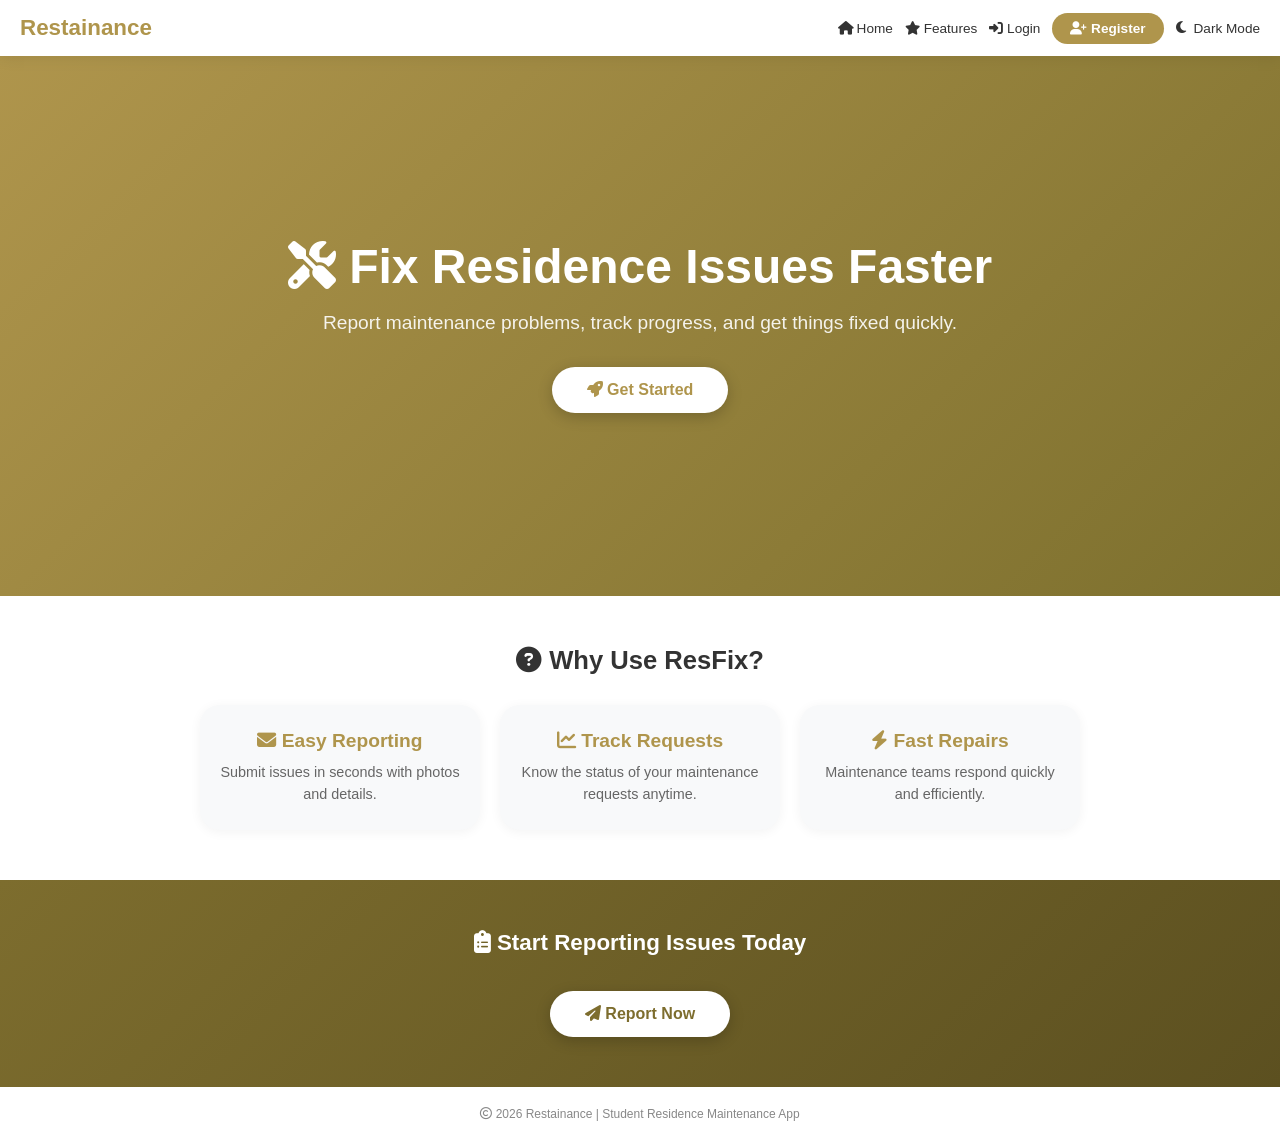
<file: index.html>
<!DOCTYPE html>
<html lang="en">
<head>
    <meta charset="UTF-8">
    <meta name="viewport" content="width=device-width, initial-scale=1.0">
    <title>Restainance</title>
    <link rel="stylesheet" href="style.css">
    <link rel="stylesheet" href="https://cdnjs.cloudflare.com/ajax/libs/font-awesome/6.5.1/css/all.min.css">
</head>
<body>

<!-- NAVBAR -->
<header>
    <nav class="navbar">
        <h1 class="logo">Restainance</h1>
        <ul class="nav-links">
            <li><a href="index.html"><i class="fas fa-home"></i> Home</a></li>
            <li><a href="#"><i class="fas fa-star"></i> Features</a></li>
            <li><a href="login.html"><i class="fas fa-sign-in-alt"></i> Login</a></li>
            <li><a href="registration.html" class="btn"><i class="fas fa-user-plus"></i> Register</a></li>
        </ul>
    </nav>
</header>

<!-- HERO -->
<section class="hero">
    <div class="hero-text">
        <h1><i class="fas fa-tools"></i> Fix Residence Issues Faster</h1>
        <p>Report maintenance problems, track progress, and get things fixed quickly.</p>
        <a href="registration.html" class="cta"><i class="fas fa-rocket"></i> Get Started</a>
    </div>
</section>

<!-- FEATURES -->
<section class="features">
    <h2><i class="fas fa-question-circle"></i> Why Use ResFix?</h2>

    <div class="feature-container">
        <div class="feature">
            <h3><i class="fas fa-envelope"></i> Easy Reporting</h3>
            <p>Submit issues in seconds with photos and details.</p>
        </div>

        <div class="feature">
            <h3><i class="fas fa-chart-line"></i> Track Requests</h3>
            <p>Know the status of your maintenance requests anytime.</p>
        </div>

        <div class="feature">
            <h3><i class="fas fa-bolt"></i> Fast Repairs</h3>
            <p>Maintenance teams respond quickly and efficiently.</p>
        </div>
    </div>
</section>

<!-- CTA -->
<section class="cta-section">
    <h2><i class="fas fa-clipboard-list"></i> Start Reporting Issues Today</h2>
    <a href="registration.html" class="cta"><i class="fas fa-paper-plane"></i> Report Now</a>
</section>

<!-- FOOTER -->
<footer>
    <p><i class="far fa-copyright"></i> 2026 Restainance | Student Residence Maintenance App</p>
</footer>

<!-- ADD THIS ONE LINE - your main.js file -->
<script src="main.js"></script>

</body>
</html>
</file>
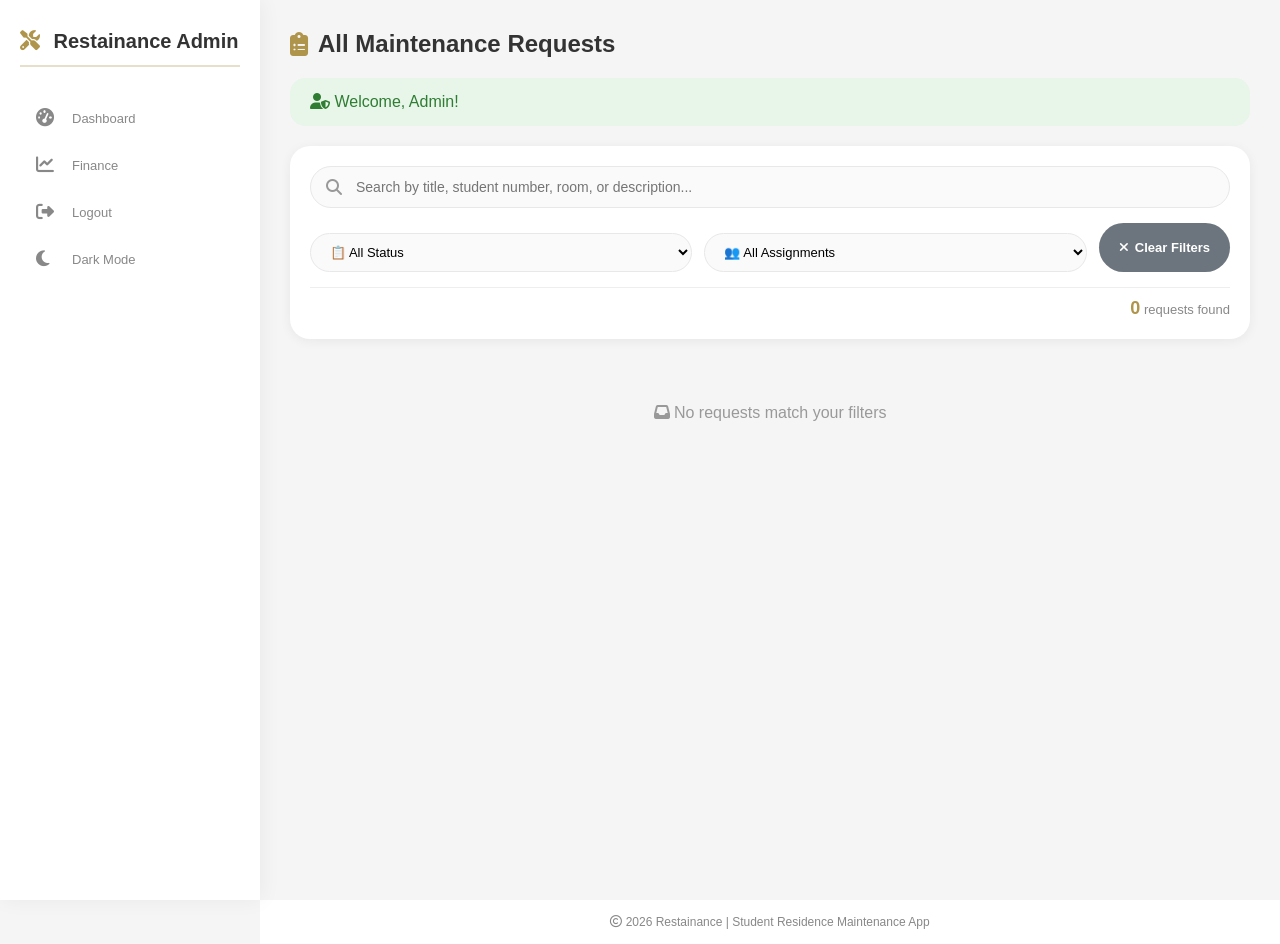
<file: admin-dashboard.html>
<!DOCTYPE html>
<html lang="en">
<head>
    <meta charset="UTF-8">
    <title>Admin Dashboard</title>
    <link rel="stylesheet" href="admin.css">
    <link rel="stylesheet" href="https://cdnjs.cloudflare.com/ajax/libs/font-awesome/6.5.1/css/all.min.css">
</head>
<body>

<div class="container">

    <!-- SIDEBAR -->
    <aside class="sidebar">
        <h2><i class="fas fa-tools"></i> Restainance Admin</h2>

        <ul>
            <li><a href="admin-dashboard.html"><i class="fas fa-tachometer-alt"></i> Dashboard</a></li>
            <li><a href="finance.html"><i class="fas fa-chart-line"></i> Finance</a></li>
            <li><a href="login.html"><i class="fas fa-sign-out-alt"></i> Logout</a></li>
            <li><a href="#" id="darkModeSidebarBtn"><i class="fas fa-moon"></i> Dark Mode</a></li>
        </ul>
    </aside>

    <!-- MAIN -->
    <main class="main">

        <h1><i class="fas fa-clipboard-list"></i> All Maintenance Requests</h1>

        <!-- SEARCH AND FILTER SECTION -->
        <div class="filter-section">
            <div class="search-box">
                <i class="fas fa-search"></i>
                <input type="text" id="searchInput" placeholder="Search by title, student number, room, or description...">
            </div>
            
            <div class="filter-box">
                <select id="statusFilter">
                    <option value="all">📋 All Status</option>
                    <option value="pending">⏳ Pending</option>
                    <option value="inprogress">🔄 In Progress</option>
                    <option value="completed">✅ Completed</option>
                </select>
                
                <select id="assignedFilter">
                    <option value="all">👥 All Assignments</option>
                    <option value="assigned">✓ Assigned</option>
                    <option value="unassigned">✗ Unassigned</option>
                </select>
                
                <button id="clearFilters" class="clear-btn"><i class="fas fa-times"></i> Clear Filters</button>
            </div>
            
            <div class="stats-badge">
                <span id="requestCount">0</span> requests found
            </div>
        </div>

        <div id="requestsContainer"></div>

    </main>

</div>

<!-- FOOTER -->
<footer>
    <p><i class="far fa-copyright"></i> 2026 Restainance | Student Residence Maintenance App</p>
</footer>

<script src="admin.js"></script>

</body>
</html>
</file>
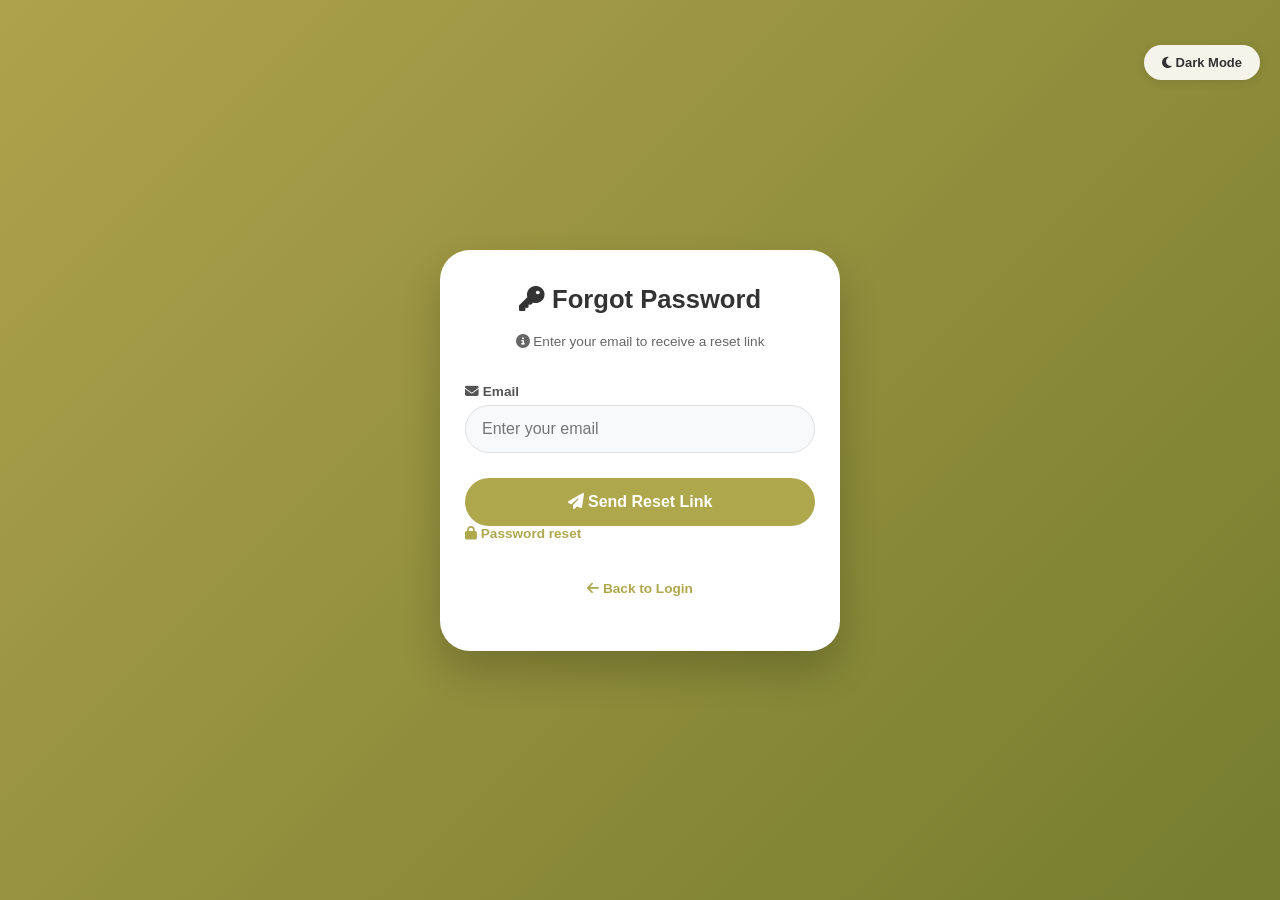
<file: forgetpasword.html>
<!DOCTYPE html>
<html lang="en">
<head>
    <meta charset="UTF-8">
    <meta name="viewport" content="width=device-width, initial-scale=1.0">
    <title>Forgot Password - Restainance</title>
    <link rel="stylesheet" href="forgot-password.css">
    <link rel="stylesheet" href="https://cdnjs.cloudflare.com/ajax/libs/font-awesome/6.5.1/css/all.min.css">
</head>
<body>

<div class="container">

    <div class="form-box">
        <h2><i class="fas fa-key"></i> Forgot Password</h2>
        <p><i class="fas fa-info-circle"></i> Enter your email to receive a reset link</p>

        <form id="forgotForm">

            <label><i class="fas fa-envelope"></i> Email</label>
            <input type="email" placeholder="Enter your email" required>

            <button type="submit"><i class="fas fa-paper-plane"></i> Send Reset Link</button>
            <p><a href="reset-password.html"><i class="fas fa-lock"></i> Password reset</a></p>

        </form>

        <p><a href="login.html"><i class="fas fa-arrow-left"></i> Back to Login</a></p>
    </div>

</div>

<script src="forgot-password.js"></script>
</body>
</html>
</file>
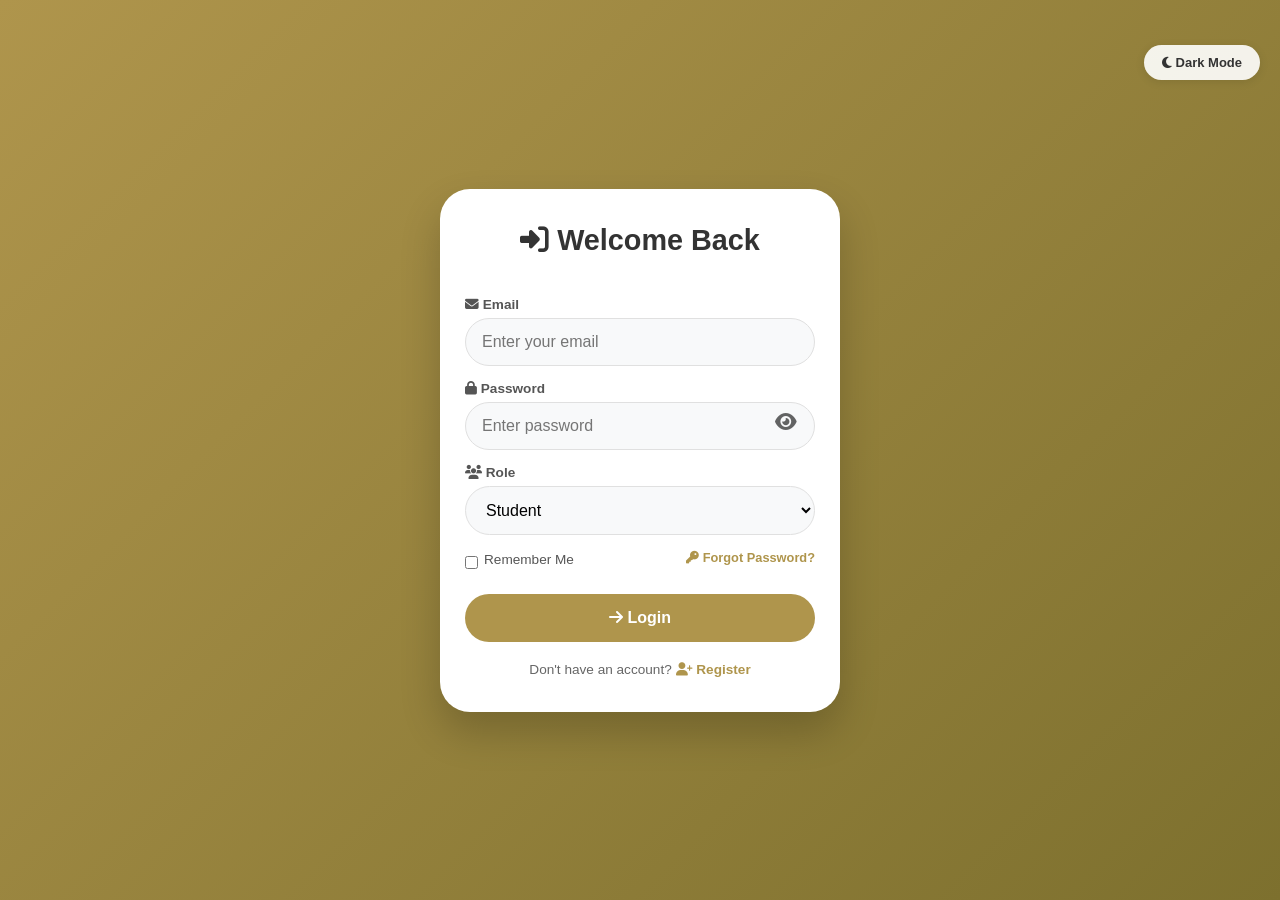
<file: login.html>
<!DOCTYPE html>
<html lang="en">
<head>
    <meta charset="UTF-8">
    <meta name="viewport" content="width=device-width, initial-scale=1.0">
    <title>Login - Restainance</title>
    <link rel="stylesheet" href="login.css">
    <link rel="stylesheet" href="https://cdnjs.cloudflare.com/ajax/libs/font-awesome/6.5.1/css/all.min.css">
</head>
<body>

<div class="container">

    <div class="form-box">
        <h2><i class="fas fa-sign-in-alt"></i> Welcome Back</h2>

        <form>
            <label><i class="fas fa-envelope"></i> Email</label>
            <input type="email" placeholder="Enter your email" required>

            <label><i class="fas fa-lock"></i> Password</label>
            <div class="password-box">
                <input type="password" id="password" placeholder="Enter password" required>
                <span onclick="togglePassword()"><i class="fas fa-eye"></i></span>
            </div>
            
            <label><i class="fas fa-users"></i> Role</label>
            <select id="role" onchange="toggleFields()">
                <option value="student"><i class="fas fa-user-graduate"></i> Student</option>
                <option value="staff"><i class="fas fa-user-tie"></i> Maintenance staff</option>
                <option value="admin"><i class="fas fa-user-shield"></i>Admin/landlord</option>
            </select>

            <div class="options">
                <label>
                    <input type="checkbox"> Remember Me
                </label>
                <a href="forgetpasword.html"><i class="fas fa-key"></i> Forgot Password?</a>
            </div>

            <button type="submit"><i class="fas fa-arrow-right"></i> Login</button>

        </form>

        <p>Don't have an account? <a href="registration.html"><i class="fas fa-user-plus"></i> Register</a></p>
    </div>

</div>

<script src="login.js"></script>
</body>
</html>
</file>
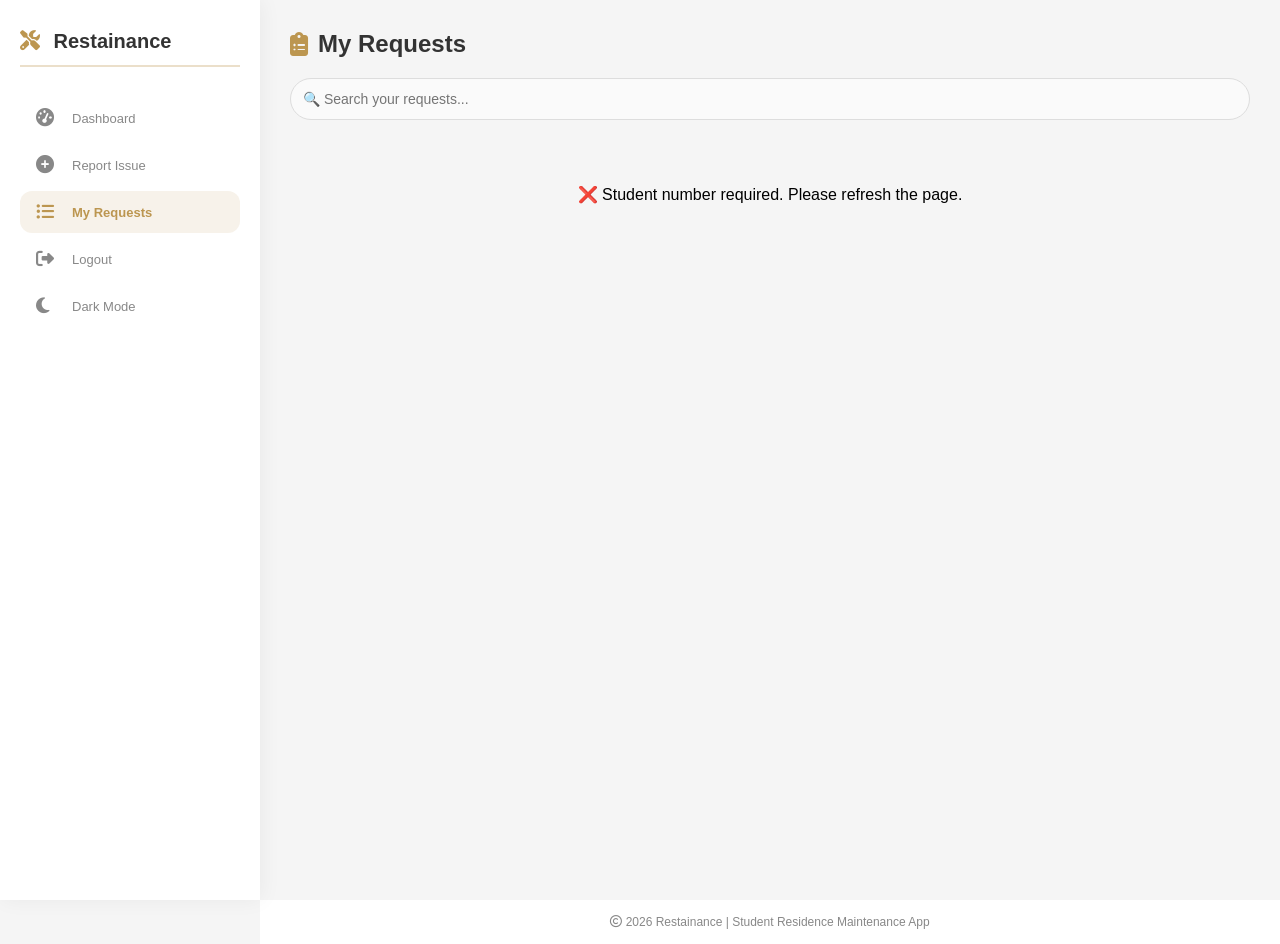
<file: my-requests.html>
<!DOCTYPE html>
<html lang="en">
<head>
    <meta charset="UTF-8">
    <meta name="viewport" content="width=device-width, initial-scale=1.0">
    <title>My Requests - Restainance</title>
    <link rel="stylesheet" href="my-requests.css">
    <link rel="stylesheet" href="https://cdnjs.cloudflare.com/ajax/libs/font-awesome/6.5.1/css/all.min.css">
</head>
<body>

<div class="container">

    <!-- SIDEBAR -->
    <aside class="sidebar">
        <h2><i class="fas fa-tools"></i> Restainance</h2>

        <ul>
            <li><a href="student-dashboard.html"><i class="fas fa-tachometer-alt"></i> Dashboard</a></li>
            <li><a href="report.html"><i class="fas fa-plus-circle"></i> Report Issue</a></li>
            <li class="active"><a href="my-requests.html"><i class="fas fa-list-ul"></i> My Requests</a></li>
            <li><a href="login.html"><i class="fas fa-sign-out-alt"></i> Logout</a></li>
            <li><a href="#" id="darkModeSidebarBtn"><i class="fas fa-moon"></i> Dark Mode</a></li>
        </ul>
    </aside>

    <!-- MAIN -->
    <main class="main">

        <h1><i class="fas fa-clipboard-list"></i> My Requests</h1>

        <div id="requestsContainer"></div>

    </main>

</div>

<!-- FOOTER -->
<footer>
    <p><i class="far fa-copyright"></i> 2026 Restainance | Student Residence Maintenance App</p>
</footer>

<script src="my-requests.js"></script>

</body>
</html>
</file>
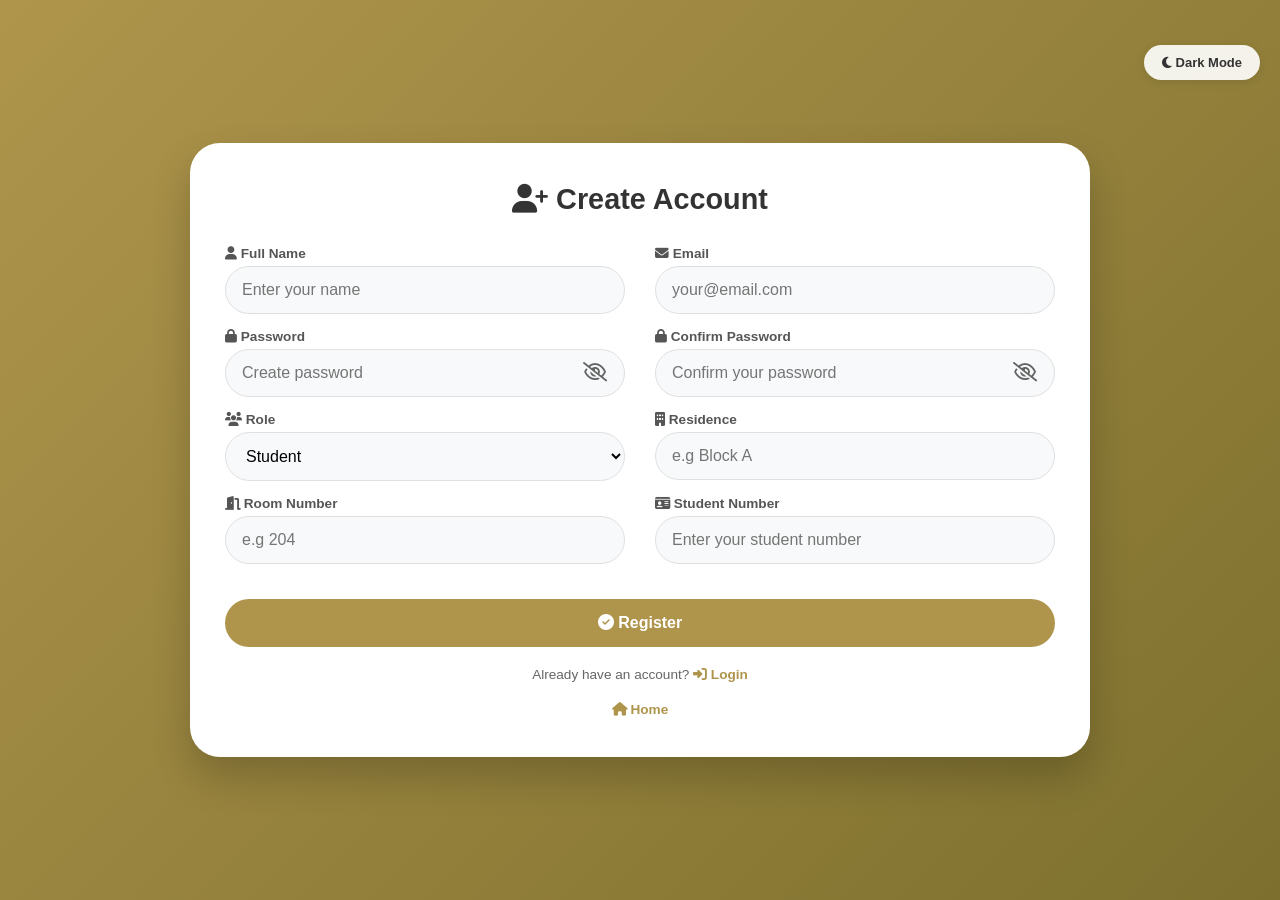
<file: registration.html>
<!DOCTYPE html>
<html lang="en">
<head>
    <meta charset="UTF-8">
    <meta name="viewport" content="width=device-width, initial-scale=1.0">
    <title>Register - Restainance</title>
    <link rel="stylesheet" href="register.css">
    <link rel="stylesheet" href="https://cdnjs.cloudflare.com/ajax/libs/font-awesome/6.5.1/css/all.min.css">
</head>
<body>
    <div class="container">
        <div class="form-box">
            <h2><i class="fas fa-user-plus"></i> Create Account</h2>
            <form>
                <!-- 2-COLUMN SPLIT LAYOUT -->
                <div class="two-columns">
                    <!-- Column 1 -->
                    <div class="field-wrapper">
                        <label><i class="fas fa-user"></i> Full Name</label>
                        <input type="text" id="fullname" placeholder="Enter your name">
                    </div>

                    <div class="field-wrapper">
                        <label><i class="fas fa-envelope"></i> Email</label>
                        <input type="email" id="email" placeholder="your@email.com">
                    </div>

                    <div class="field-wrapper">
                        <label><i class="fas fa-lock"></i> Password</label>
                        <div class="password-box">
                            <input type="password" id="password" placeholder="Create password">
                            <span class="toggle-password" onclick="togglePassword('password')">
                                <i class="far fa-eye-slash"></i>
                            </span>
                        </div>
                    </div>

                    <!-- NEW: Confirm Password Field -->
                    <div class="field-wrapper">
                        <label><i class="fas fa-lock"></i> Confirm Password</label>
                        <div class="password-box">
                            <input type="password" id="confirmPassword" placeholder="Confirm your password">
                            <span class="toggle-password" onclick="togglePassword('confirmPassword')">
                                <i class="far fa-eye-slash"></i>
                            </span>
                        </div>
                    </div>

                    <div class="field-wrapper">
                        <label><i class="fas fa-users"></i> Role</label>
                        <select id="role">
                            <option value="student"><i class="fas fa-user-graduate"></i> Student</option>
                            <option value="staff"><i class="fas fa-user-tie"></i> Maintenance staff</option>
                            <option value="admin"><i class="fas fa-user-shield"></i> Admin/landlord</option>
                        </select>
                    </div>

                    <!-- Column 2 -->
                    <div class="field-wrapper">
                        <label><i class="fas fa-building"></i> Residence</label>
                        <input type="text" id="residence" placeholder="e.g Block A">
                    </div>

                    <div class="field-wrapper">
                        <label><i class="fas fa-door-open"></i> Room Number</label>
                        <input type="text" id="room" placeholder="e.g 204">
                    </div>

                    <div class="field-wrapper">
                        <label><i class="fas fa-id-card"></i> Student Number</label>
                        <input type="text" id="studentNumber" placeholder="Enter your student number">
                    </div>
                </div>

                <button type="submit"><i class="fas fa-check-circle"></i> Register</button>
                <p>Already have an account? <a href="login.html"><i class="fas fa-sign-in-alt"></i> Login</a></p>
                <p><a href="index.html"><i class="fas fa-home"></i> Home</a></p>
            </form>
        </div>
    </div>

    <script src="register.js"></script>
</body>
</html>
</file>
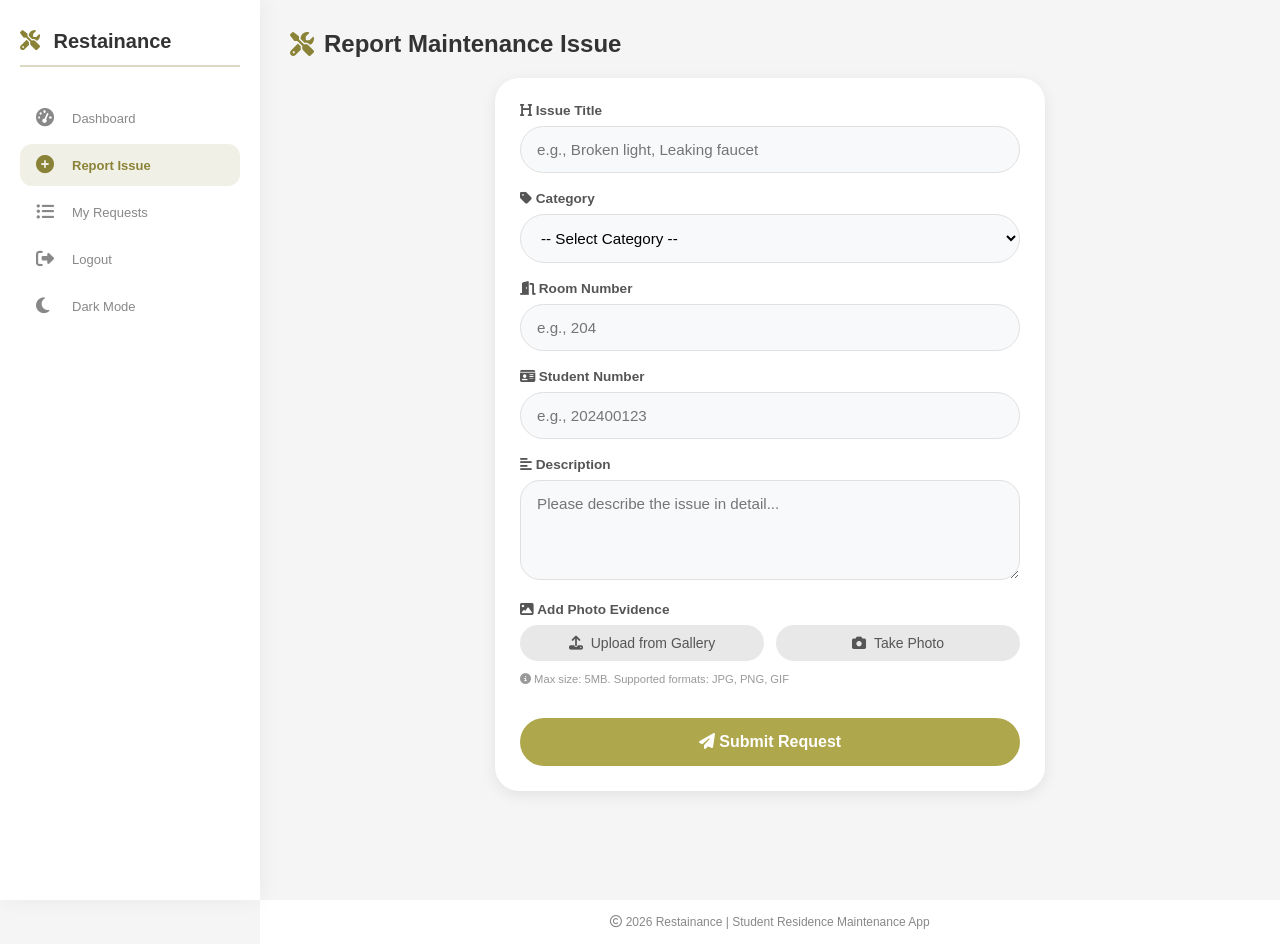
<file: report.html>
<!DOCTYPE html>
<html lang="en">
<head>
    <meta charset="UTF-8">
    <meta name="viewport" content="width=device-width, initial-scale=1.0">
    <title>Report Issue - Restainance</title>
    <link rel="stylesheet" href="report.css">
    <link rel="stylesheet" href="https://cdnjs.cloudflare.com/ajax/libs/font-awesome/6.5.1/css/all.min.css">
</head>
<body>

<div class="container">

    <!-- SIDEBAR -->
    <aside class="sidebar">
        <h2><i class="fas fa-tools"></i> Restainance</h2>
        <ul>
            <li><a href="student-dashboard.html"><i class="fas fa-tachometer-alt"></i> Dashboard</a></li>
            <li class="active"><a href="report.html"><i class="fas fa-plus-circle"></i> Report Issue</a></li>
            <li><a href="my-requests.html"><i class="fas fa-list-ul"></i> My Requests</a></li>
            <li><a href="login.html"><i class="fas fa-sign-out-alt"></i> Logout</a></li>
            <li><a href="#" id="darkModeSidebarBtn"><i class="fas fa-moon"></i> Dark Mode</a></li>
        </ul>
    </aside>

    <!-- MAIN CONTENT -->
    <main class="main">
        <h1><i class="fas fa-tools"></i> Report Maintenance Issue</h1>

        <form id="reportForm">
            <div class="form-group">
                <label><i class="fas fa-heading"></i> Issue Title</label>
                <input type="text" id="title" name="title" placeholder="e.g., Broken light, Leaking faucet" required>
            </div>

            <div class="form-group">
                <label><i class="fas fa-tag"></i> Category</label>
                <select id="category" name="category" required>
                    <option value="">-- Select Category --</option>
                    <option value="Plumbing">🔧 Plumbing</option>
                    <option value="Electrical">⚡ Electrical</option>
                    <option value="Furniture">🪑 Furniture</option>
                    <option value="Cleaning">🧹 Cleaning</option>
                    <option value="HVAC">🌬️ HVAC/Air Conditioning</option>
                    <option value="Other">🔨 Other</option>
                </select>
            </div>

            <div class="form-group">
                <label><i class="fas fa-door-open"></i> Room Number</label>
                <input type="text" id="roomNumber" name="roomNumber" placeholder="e.g., 204" required>
            </div>

            <div class="form-group">
                <label><i class="fas fa-id-card"></i> Student Number</label>
                <input type="text" id="studentNumber" name="studentNumber" placeholder="e.g., 202400123" required>
            </div>

            <div class="form-group">
                <label><i class="fas fa-align-left"></i> Description</label>
                <textarea id="description" name="description" rows="4" placeholder="Please describe the issue in detail..." required></textarea>
            </div>

            <!-- IMAGE UPLOAD SECTION WITH CAMERA OPTION -->
            <div class="form-group">
                <label><i class="fas fa-image"></i> Add Photo Evidence</label>
                
                <div class="image-options">
                    <button type="button" id="uploadBtn" class="image-option-btn">
                        <i class="fas fa-upload"></i> Upload from Gallery
                    </button>
                    <button type="button" id="cameraBtn" class="image-option-btn">
                        <i class="fas fa-camera"></i> Take Photo
                    </button>
                </div>
                
                <input type="file" id="image" name="image" accept="image/*" style="display: none;">
                <input type="file" id="cameraInput" name="camera" accept="image/*" capture="environment" style="display: none;">
                
                <div id="imagePreview" class="image-preview" style="display: none;">
                    <i class="fas fa-image"></i>
                    <span id="imageName"></span>
                    <button type="button" id="removeImage" class="remove-image-btn"><i class="fas fa-times"></i></button>
                </div>
                
                <small><i class="fas fa-info-circle"></i> Max size: 5MB. Supported formats: JPG, PNG, GIF</small>
            </div>

            <button type="submit" id="submitBtn"><i class="fas fa-paper-plane"></i> Submit Request</button>
        </form>
    </main>
</div>

<!-- FOOTER -->
<footer>
    <p><i class="far fa-copyright"></i> 2026 Restainance | Student Residence Maintenance App</p>
</footer>

<script src="report.js"></script>

</body>
</html>
</file>
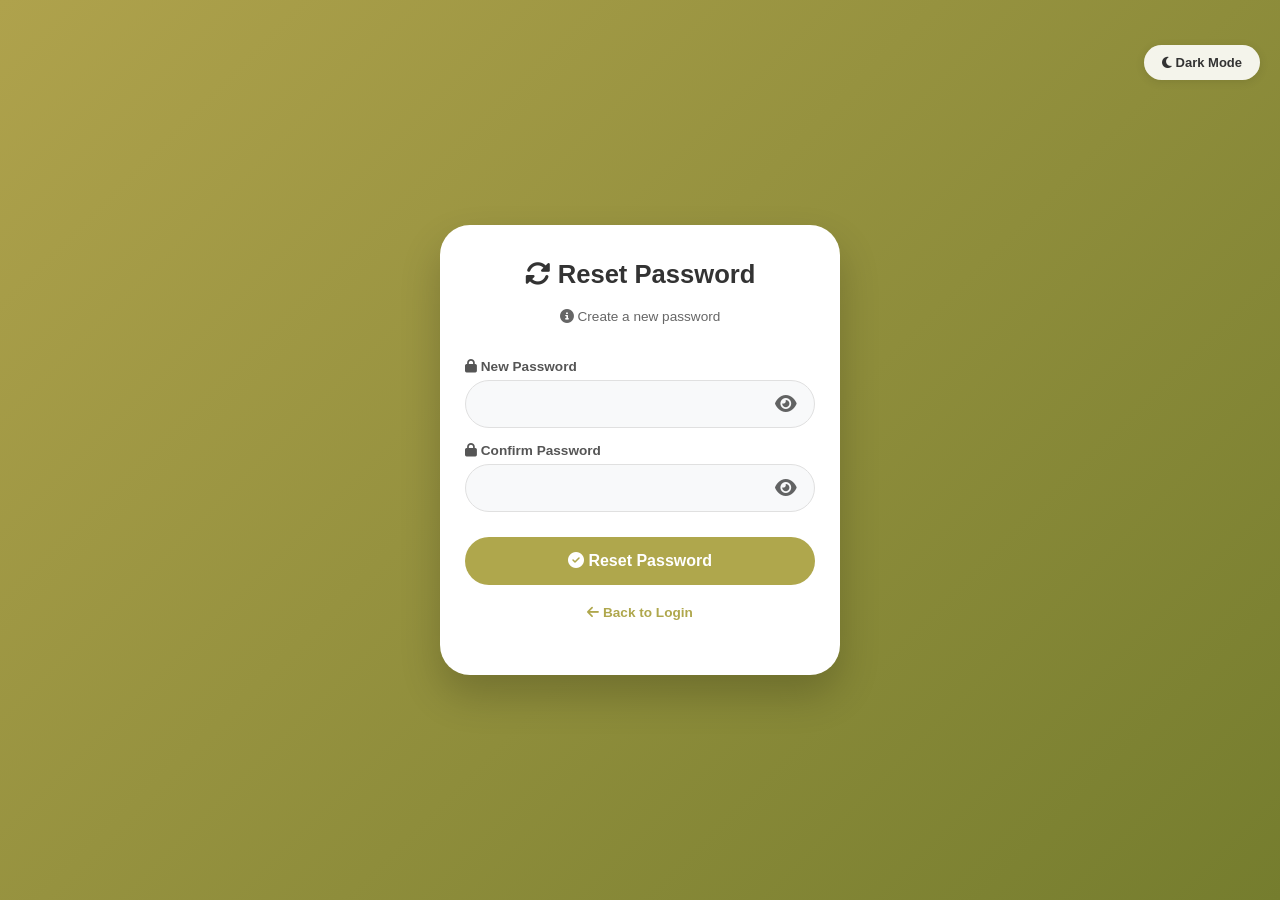
<file: reset-password.html>
<!DOCTYPE html>
<html lang="en">
<head>
    <meta charset="UTF-8">
    <meta name="viewport" content="width=device-width, initial-scale=1.0">
    <title>Reset Password - Restainance</title>
    <link rel="stylesheet" href="reset-password.css">
    <link rel="stylesheet" href="https://cdnjs.cloudflare.com/ajax/libs/font-awesome/6.5.1/css/all.min.css">
</head>
<body>

<div class="container">

    <div class="form-box">
        <h2><i class="fas fa-sync-alt"></i> Reset Password</h2>
        <p><i class="fas fa-info-circle"></i> Create a new password</p>

        <form id="resetForm">

            <label><i class="fas fa-lock"></i> New Password</label>
            <div class="password-box">
                <input type="password" id="newPassword" required>
                <span onclick="togglePassword('newPassword')"><i class="fas fa-eye"></i></span>
            </div>

            <label><i class="fas fa-lock"></i> Confirm Password</label>
            <div class="password-box">
                <input type="password" id="confirmPassword" required>
                <span onclick="togglePassword('confirmPassword')"><i class="fas fa-eye"></i></span>
            </div>

            <button type="submit"><i class="fas fa-check-circle"></i> Reset Password</button>

        </form>

        <p><a href="login.html"><i class="fas fa-arrow-left"></i> Back to Login</a></p>
    </div>

</div>

<script src="reset-password.js"></script>
</body>
</html>
</file>
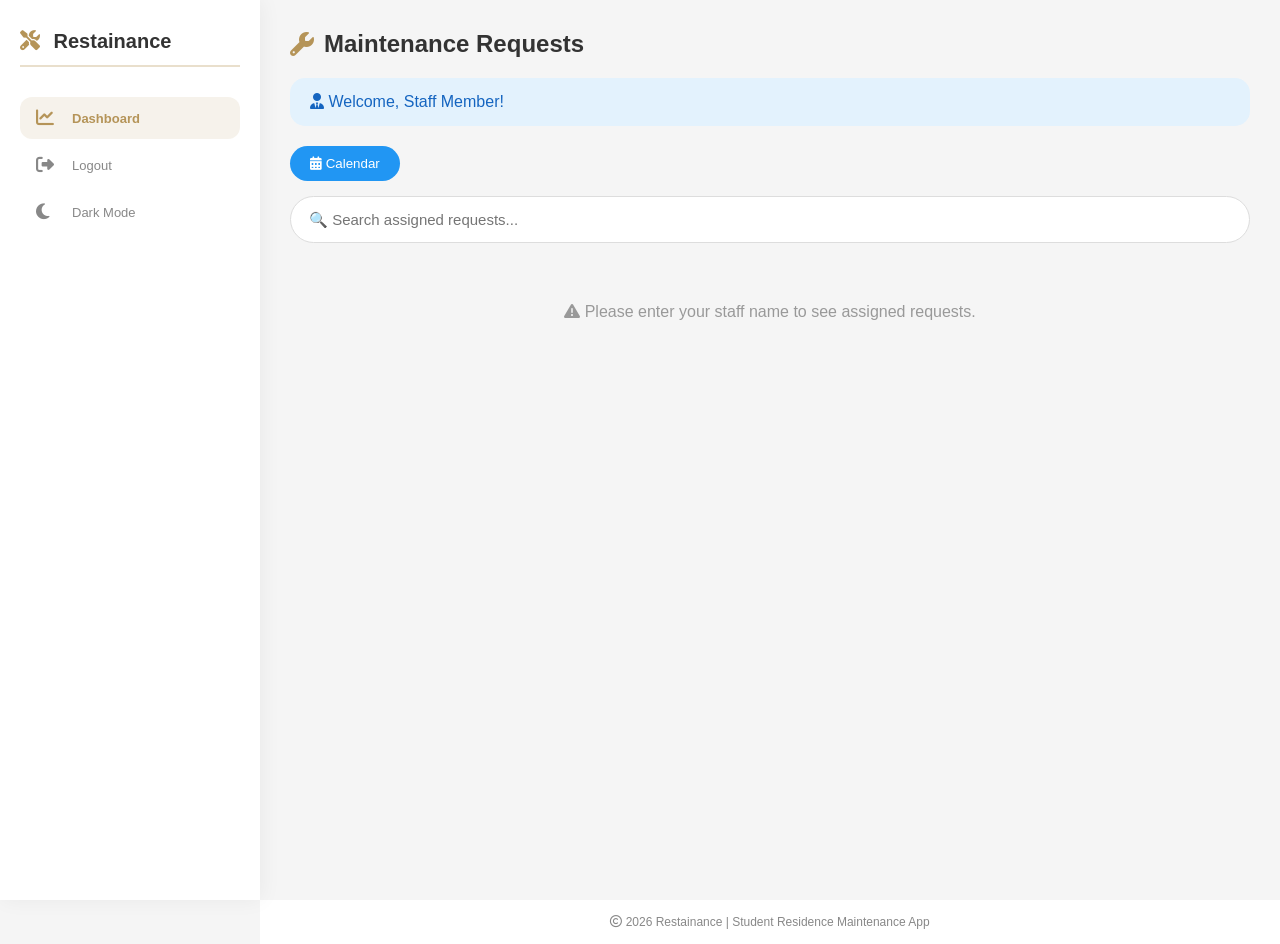
<file: staff-dashboard.html>
<!DOCTYPE html>
<html lang="en">
<head>
    <meta charset="UTF-8">
    <meta name="viewport" content="width=device-width, initial-scale=1.0">
    <title>Maintenance Dashboard</title>
    <link rel="stylesheet" href="maintenance.css">
    <link rel="stylesheet" href="https://cdnjs.cloudflare.com/ajax/libs/font-awesome/6.5.1/css/all.min.css">
</head>
<body>

<div class="container">

    <!-- SIDEBAR -->
    <aside class="sidebar">
        <h2><i class="fas fa-tools"></i> Restainance</h2>

        <ul>
            <li class="active"><a href="#"><i class="fas fa-chart-line"></i> Dashboard</a></li>
            <li><a href="login.html"><i class="fas fa-sign-out-alt"></i> Logout</a></li>
            <li><a href="#" id="darkModeSidebarBtn"><i class="fas fa-moon"></i> Dark Mode</a></li>
        </ul>
    </aside>

    <!-- MAIN -->
    <main class="main">

        <h1><i class="fas fa-wrench"></i> Maintenance Requests</h1>

        <div id="requestsContainer"></div>

    </main>

</div>

<!-- FOOTER -->
<footer>
    <p><i class="far fa-copyright"></i> 2026 Restainance | Student Residence Maintenance App</p>
</footer>

<script src="maintenance.js"></script>

</body>
</html>
</file>
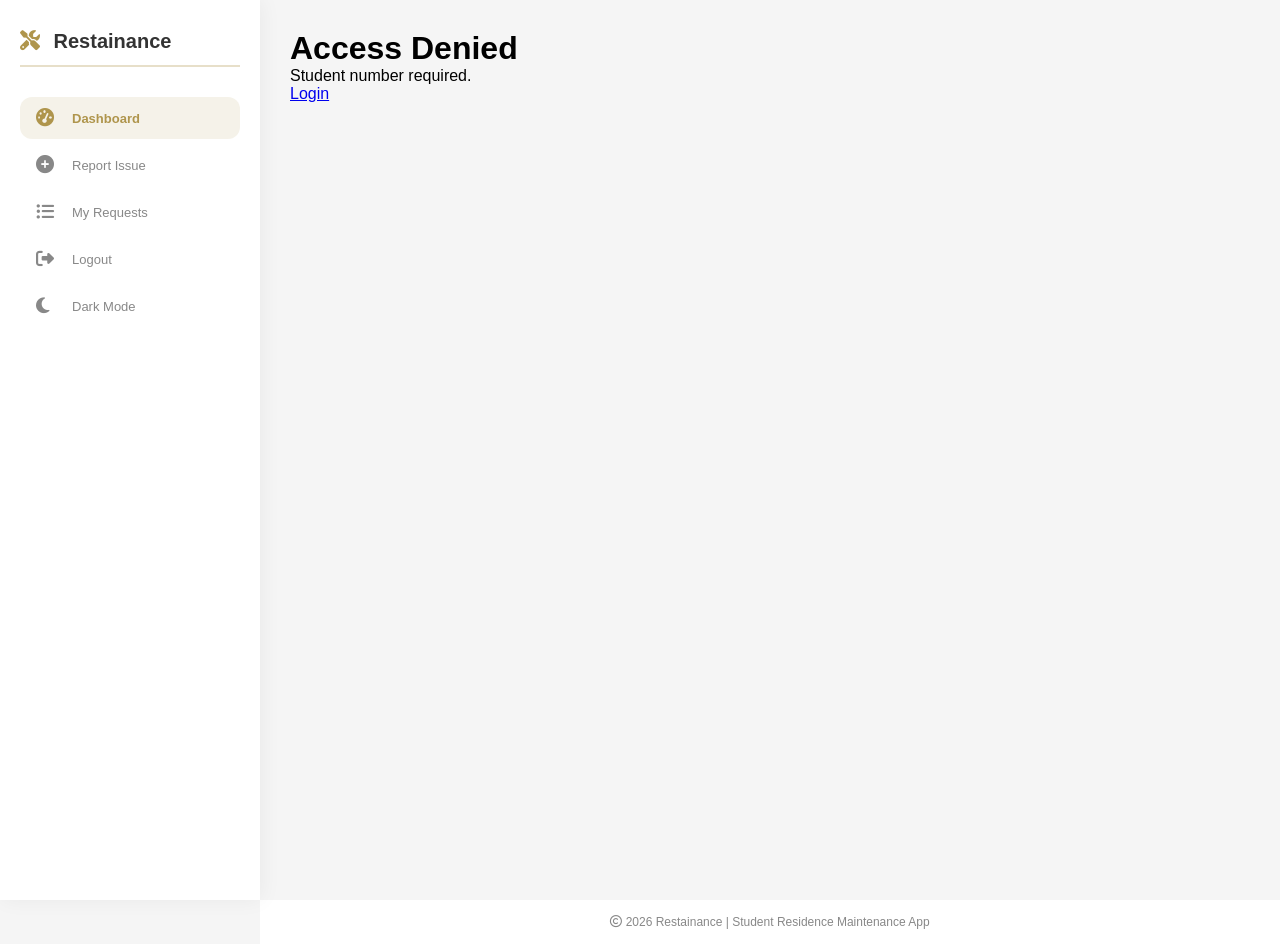
<file: student-dashboard.html>
<!DOCTYPE html>
<html lang="en">
<head>
    <meta charset="UTF-8">
    <meta name="viewport" content="width=device-width, initial-scale=1.0">
    <title>Student Dashboard - Restainance</title>
    <link rel="stylesheet" href="student-dashboard.css">
    <link rel="stylesheet" href="https://cdnjs.cloudflare.com/ajax/libs/font-awesome/6.5.1/css/all.min.css">
</head>
<body>

<div class="container">

    <!-- SIDEBAR -->
    <aside class="sidebar">
        <h2><i class="fas fa-tools"></i> Restainance</h2>

        <ul>
            <li class="active"><a href="student-dashboard.html"><i class="fas fa-tachometer-alt"></i> Dashboard</a></li>
            <li><a href="report.html"><i class="fas fa-plus-circle"></i> Report Issue</a></li>
            <li><a href="my-requests.html"><i class="fas fa-list-ul"></i> My Requests</a></li>
            <li><a href="login.html"><i class="fas fa-sign-out-alt"></i> Logout</a></li>
            <li><a href="#" id="darkModeSidebarBtn"><i class="fas fa-moon"></i> Dark Mode</a></li>
        </ul>
    </aside>

    <!-- MAIN CONTENT -->
    <main class="main">

        <!-- TOP HEADER -->
        <div class="top-bar">
            <h1><i class="fas fa-user-graduate"></i> Welcome <span id="studentName">Student</span></h1>
        </div>



        <!-- SEARCH BAR -->
        <div id="searchContainer" style="margin: 15px 0;">
            <input type="text" id="searchInput" placeholder="🔍 Search your requests..." 
            style="width: 100%; padding: 12px; border-radius: 30px; border: 1px solid #ddd; font-size: 16px;">
        </div>
        
        <!-- STATS SECTION -->
        <section class="stats">
            <div class="card">
                <h3><i class="fas fa-clipboard-list"></i> Total Requests</h3>
                <p id="totalCount">0</p>
            </div>

            <div class="card">
                <h3><i class="fas fa-clock"></i> Pending</h3>
                <p id="pendingCount">0</p>
            </div>

            <div class="card">
                <h3><i class="fas fa-check-circle"></i> Completed</h3>
                <p id="completedCount">0</p>
            </div>
        </section>

        <!-- REQUESTS SECTION -->
        <section class="requests">
            <h2><i class="fas fa-history"></i> Recent Requests</h2>
            <div id="requestsList"></div>
        </section>

    </main>

</div>

<!-- FOOTER -->
<footer>
    <p><i class="far fa-copyright"></i> 2026 Restainance | Student Residence Maintenance App</p>
</footer>

<script src="student-dashboard.js"></script>

</body>
</html>
</file>
<file: style.css>
* {
    margin: 0;
    padding: 0;
    box-sizing: border-box;
    font-family: -apple-system, BlinkMacSystemFont, 'Segoe UI', Roboto, Helvetica, Arial, sans-serif;
}

body {
    background: #f5f5f5;
    transition: background 0.3s, color 0.3s;
}

body.dark-mode {
    background: #121212;
    color: #e0e0e0;
}

/* NAVBAR */
.navbar {
    display: flex;
    justify-content: space-between;
    align-items: center;
    padding: 15px 20px;
    background: white;
    position: sticky;
    top: 0;
    box-shadow: 0 2px 15px rgba(0,0,0,0.08);
    z-index: 100;
    transition: background 0.3s;
}

body.dark-mode .navbar {
    background: #1e1e2e;
}

.logo {
    font-size: 1.4rem;
    font-weight: bold;
    color: #af954c;
}

body.dark-mode .logo {
    color: #c4a85c;
}

/* HAMBURGER MENU ICON - hidden on desktop */
.hamburger {
    display: none;
    font-size: 1.8rem;
    cursor: pointer;
    color: #af954c;
    background: none;
    border: none;
    padding: 5px 10px;
}

body.dark-mode .hamburger {
    color: #c4a85c;
}

.nav-links {
    list-style: none;
    display: flex;
    gap: 12px;
    align-items: center;
}

.nav-links a {
    color: #333;
    text-decoration: none;
    font-size: 0.85rem;
    transition: color 0.3s;
}

body.dark-mode .nav-links a {
    color: #cccccc;
}

.nav-links a:hover {
    color: #af954c;
}

body.dark-mode .nav-links a:hover {
    color: #c4a85c;
}

.btn {
    background: #af954c;
    padding: 8px 18px;
    border-radius: 30px;
    color: white !important;
    font-weight: 600;
}

body.dark-mode .btn {
    background: #c4a85c;
}

/* HERO */
.hero {
    min-height: 60vh;
    background: linear-gradient(135deg, #af954c, #7d702e);
    display: flex;
    justify-content: center;
    align-items: center;
    text-align: center;
    color: white;
    padding: 50px 20px;
}

body.dark-mode .hero {
    background: linear-gradient(135deg, #0f3460, #1a1a2e);
}

.hero h1 {
    font-size: 2rem;
    margin-bottom: 15px;
}

.hero p {
    font-size: 1rem;
    margin: 15px 0;
    line-height: 1.5;
    color: rgba(255,255,255,0.9);
}

.cta {
    display: inline-block;
    margin-top: 15px;
    padding: 14px 35px;
    background: white;
    color: #af954c;
    text-decoration: none;
    border-radius: 50px;
    font-weight: bold;
    box-shadow: 0 4px 15px rgba(0,0,0,0.2);
    transition: transform 0.2s;
}

.cta:active {
    transform: scale(0.96);
}

body.dark-mode .cta {
    background: #2a2a3e;
    color: #c4a85c;
}

/* FEATURES */
.features {
    padding: 50px 20px;
    text-align: center;
    background: white;
    transition: background 0.3s;
}

body.dark-mode .features {
    background: #1a1a2e;
}

.features h2 {
    font-size: 1.6rem;
    margin-bottom: 30px;
    color: #333;
}

body.dark-mode .features h2 {
    color: #ffffff;
}

.feature-container {
    display: flex;
    flex-direction: column;
    gap: 20px;
    max-width: 500px;
    margin: 0 auto;
}

.feature {
    background: #f8f9fa;
    padding: 25px 20px;
    border-radius: 20px;
    box-shadow: 0 2px 12px rgba(0,0,0,0.05);
    transition: transform 0.2s;
}

body.dark-mode .feature {
    background: #2a2a3e;
}

.feature:active {
    transform: scale(0.98);
}

.feature h3 {
    font-size: 1.2rem;
    margin-bottom: 10px;
    color: #af954c;
}

body.dark-mode .feature h3 {
    color: #c4a85c;
}

.feature p {
    font-size: 0.9rem;
    color: #666;
    line-height: 1.5;
}

body.dark-mode .feature p {
    color: #cccccc;
}

/* CTA SECTION */
.cta-section {
    background: linear-gradient(135deg, #7d6d2e, #5c5020);
    color: white;
    text-align: center;
    padding: 50px 20px;
}

body.dark-mode .cta-section {
    background: linear-gradient(135deg, #0f3460, #0a1a2e);
}

.cta-section h2 {
    font-size: 1.4rem;
    margin-bottom: 20px;
}

.cta-section .cta {
    background: white;
    color: #7d6d2e;
}

body.dark-mode .cta-section .cta {
    background: #2a2a3e;
    color: #c4a85c;
}

/* FOOTER */
footer {
    background: white;
    color: #888;
    text-align: center;
    padding: 20px;
    font-size: 0.75rem;
    transition: background 0.3s;
}

body.dark-mode footer {
    background: #1e1e2e;
    color: #aaaaaa;
}

/* DARK MODE TOGGLE */
.dark-mode-toggle {
    position: fixed;
    bottom: 20px;
    right: 20px;
    background: #af954c;
    color: white;
    border: none;
    border-radius: 50px;
    padding: 12px 20px;
    font-size: 14px;
    font-weight: 600;
    cursor: pointer;
    z-index: 200;
    box-shadow: 0 4px 15px rgba(0,0,0,0.2);
    transition: all 0.3s;
}

body.dark-mode .dark-mode-toggle {
    background: #0f3460;
}

.dark-mode-toggle:hover {
    opacity: 0.9;
    transform: scale(1.02);
}

/* Desktop styles */
@media (min-width: 769px) {
    .hero h1 { font-size: 3rem; }
    .hero p { font-size: 1.2rem; }
    .feature-container {
        flex-direction: row;
        justify-content: center;
        flex-wrap: wrap;
        max-width: none;
    }
    .feature { width: 280px; }
    .dark-mode-toggle { top: 20px; right: 20px; bottom: auto; }
}

/* Mobile styles with hamburger menu */
@media (max-width: 768px) {
    .hamburger {
        display: block;
        z-index: 101;
    }
    
    .nav-links {
        display: none;
        position: absolute;
        top: 60px;
        left: 0;
        right: 0;
        background: white;
        flex-direction: column;
        padding: 20px;
        gap: 15px;
        box-shadow: 0 10px 20px rgba(0,0,0,0.1);
        border-radius: 0 0 20px 20px;
        z-index: 99;
    }
    
    body.dark-mode .nav-links {
        background: #1e1e2e;
    }
    
    .nav-links.active {
        display: flex;
    }
    
    .nav-links li {
        width: 100%;
        text-align: center;
    }
    
    .nav-links a {
        display: block;
        padding: 12px;
        font-size: 1rem;
    }
    
    .btn {
        display: inline-block;
        width: auto;
    }
    
    .hero h1 {
        font-size: 1.8rem;
    }
    
    .hero p {
        font-size: 0.9rem;
    }
}

/* Very small phones */
@media (max-width: 480px) {
    .navbar {
        padding: 12px 15px;
    }
    
    .logo {
        font-size: 1.2rem;
    }
    
    .hamburger {
        font-size: 1.5rem;
    }
    
    .nav-links {
        top: 55px;
    }
    
    .hero h1 {
        font-size: 1.4rem;
    }
    
    .hero p {
        font-size: 0.85rem;
    }
    
    .cta {
        padding: 10px 25px;
        font-size: 0.9rem;
    }
    
    .features h2 {
        font-size: 1.3rem;
    }
    
    .feature h3 {
        font-size: 1rem;
    }
    
    .feature p {
        font-size: 0.8rem;
    }
    
    .cta-section h2 {
        font-size: 1.1rem;
    }
    
    .dark-mode-toggle {
        bottom: 15px;
        right: 15px;
        padding: 8px 14px;
        font-size: 11px;
    }
}

/* Prevent horizontal scroll */
html, body {
    max-width: 100%;
    overflow-x: hidden;
}

/* Additional styles for dark mode menu item - Add to bottom of style.css */
.dark-mode-menu-item a {
    display: flex;
    align-items: center;
    gap: 8px;
    border-top: 1px solid rgba(0,0,0,0.1);
    margin-top: 5px;
    padding-top: 12px;
}

body.dark-mode .dark-mode-menu-item a {
    border-top-color: rgba(255,255,255,0.1);
    color: #cccccc;
}

/* Floating dark mode button */
.floating-dark-mode-btn {
    position: fixed;
    bottom: 20px;
    right: 20px;
    background: #af954c;
    color: white;
    border: none;
    border-radius: 50px;
    padding: 12px 20px;
    font-size: 14px;
    font-weight: 600;
    cursor: pointer;
    z-index: 200;
    box-shadow: 0 4px 15px rgba(0,0,0,0.2);
    transition: all 0.3s;
}

body.dark-mode .floating-dark-mode-btn {
    background: #0f3460;
}

.floating-dark-mode-btn:hover {
    opacity: 0.9;
    transform: scale(1.02);
}

/* Hide floating button on mobile, show in menu */
@media (max-width: 768px) {
    .floating-dark-mode-btn {
        display: none;
    }
    .dark-mode-menu-item {
        display: block !important;
    }
}

/* Show dark mode menu item only on mobile, hide on desktop */
@media (min-width: 769px) {
    .dark-mode-menu-item {
        display: none;
    }
}
</file>
<file: admin.css>
* {
    margin: 0;
    padding: 0;
    box-sizing: border-box;
    font-family: -apple-system, BlinkMacSystemFont, 'Segoe UI', Roboto, Helvetica, Arial, sans-serif;
}

body {
    background: #f5f5f5;
    padding-bottom: 70px;
    transition: background 0.3s, color 0.3s;
}

body.dark-mode {
    background: #121212;
    color: #e0e0e0;
}

.container {
    display: flex;
    flex-direction: column;
    min-height: 100vh;
}

/* ========== SIDEBAR - STATIONARY ON DESKTOP ========== */
.sidebar {
    position: fixed;
    bottom: 0;
    left: 0;
    right: 0;
    background: white;
    padding: 12px 20px;
    box-shadow: 0 -4px 20px rgba(0,0,0,0.08);
    border-radius: 25px 25px 0 0;
    z-index: 100;
    transition: all 0.3s ease;
}

body.dark-mode .sidebar {
    background: #1e1e2e;
    box-shadow: 0 -4px 20px rgba(0,0,0,0.3);
}

.sidebar h2 {
    display: none;
}

.sidebar ul {
    list-style: none;
    display: flex;
    justify-content: space-around;
}

.sidebar li {
    flex: 1;
    text-align: center;
}

.sidebar a {
    color: #888;
    text-decoration: none;
    font-size: 11px;
    display: flex;
    flex-direction: column;
    align-items: center;
    gap: 6px;
    padding: 8px 0;
    transition: all 0.3s ease;
    border-radius: 12px;
}

body.dark-mode .sidebar a {
    color: #aaa;
}

.sidebar a i {
    font-size: 20px;
    transition: transform 0.2s ease;
}

.sidebar a:hover i {
    transform: translateY(-2px);
}

.sidebar .active a {
    color: #af954c;
    font-weight: 600;
}

/* ========== MAIN ========== */
.main {
    padding: 20px;
    padding-bottom: 80px;
}

.main h1 {
    font-size: 24px;
    color: #333;
    margin-bottom: 20px;
    display: flex;
    align-items: center;
    gap: 10px;
}

body.dark-mode .main h1 {
    color: #ffffff;
}

.main h1 i {
    color: #af954c;
}

/* ========== SEARCH AND FILTER SECTION ========== */
.filter-section {
    background: white;
    padding: 20px;
    border-radius: 20px;
    margin-bottom: 25px;
    box-shadow: 0 2px 12px rgba(0,0,0,0.06);
    transition: all 0.3s ease;
}

body.dark-mode .filter-section {
    background: #2a2a3e;
}

.search-box {
    position: relative;
    margin-bottom: 15px;
}

.search-box i {
    position: absolute;
    left: 16px;
    top: 50%;
    transform: translateY(-50%);
    color: #999;
    font-size: 16px;
}

.search-box input {
    width: 100%;
    padding: 12px 16px 12px 45px;
    border-radius: 30px;
    border: 1.5px solid #e8e8e8;
    font-size: 14px;
    background: #fafafa;
    transition: all 0.3s ease;
    outline: none;
}

body.dark-mode .search-box input {
    background: #1e1e2e;
    border-color: #3a3a4e;
    color: #ffffff;
}

.search-box input:focus {
    border-color: #af954c;
    box-shadow: 0 0 0 3px rgba(175, 149, 76, 0.1);
}

.filter-box {
    display: flex;
    gap: 12px;
    flex-wrap: wrap;
    margin-bottom: 15px;
}

.filter-box select {
    flex: 1;
    min-width: 140px;
    padding: 10px 15px;
    border-radius: 30px;
    border: 1.5px solid #e8e8e8;
    background: #fafafa;
    font-size: 13px;
    cursor: pointer;
    outline: none;
    transition: all 0.3s ease;
}

body.dark-mode .filter-box select {
    background: #1e1e2e;
    border-color: #3a3a4e;
    color: #ffffff;
}

.filter-box select:focus {
    border-color: #af954c;
}

.clear-btn {
    background: #6c757d;
    color: white;
    border: none;
    padding: 10px 20px;
    border-radius: 30px;
    cursor: pointer;
    font-size: 13px;
    font-weight: 600;
    transition: all 0.3s ease;
    display: flex;
    align-items: center;
    gap: 6px;
}

.clear-btn:hover {
    background: #5a6268;
    transform: translateY(-2px);
}

.stats-badge {
    text-align: right;
    font-size: 13px;
    color: #888;
    padding-top: 10px;
    border-top: 1px solid #eee;
}

body.dark-mode .stats-badge {
    color: #aaa;
    border-top-color: #3a3a4e;
}

.stats-badge span {
    font-weight: bold;
    color: #af954c;
    font-size: 18px;
}

body.dark-mode .stats-badge span {
    color: #c4a85c;
}

/* ========== REQUEST CARDS ========== */
.request-card {
    background: white;
    padding: 18px;
    margin-top: 15px;
    border-radius: 20px;
    box-shadow: 0 2px 12px rgba(0,0,0,0.08);
    transition: all 0.3s ease;
}

body.dark-mode .request-card {
    background: #2a2a3e;
}

.request-card h3 {
    color: #333;
    margin-bottom: 12px;
    display: flex;
    align-items: center;
    flex-wrap: wrap;
    gap: 8px;
}

body.dark-mode .request-card h3 {
    color: #ffffff;
}

.request-card p {
    color: #666;
    margin: 8px 0;
}

body.dark-mode .request-card p {
    color: #cccccc;
}

/* ========== STATUS BADGES ========== */
.status {
    display: inline-block;
    padding: 5px 12px;
    border-radius: 20px;
    font-size: 11px;
    font-weight: bold;
    color: white;
}

.pending { background: #ff9800; }
.inprogress { background: #2196f3; }
.completed { background: #4caf50; }

/* ========== SELECT DROPDOWNS ========== */
select {
    margin-top: 10px;
    padding: 10px;
    border-radius: 25px;
    border: 1px solid #ddd;
    background: #f8f9fa;
    outline: none;
    transition: all 0.3s ease;
}

body.dark-mode select {
    background: #1e1e2e;
    border-color: #3a3a4e;
    color: #ffffff;
}

.assigned {
    margin-top: 5px;
    font-size: 12px;
    color: #666;
}

body.dark-mode .assigned {
    color: #cccccc;
}

/* ========== FOOTER ========== */
footer {
    display: none;
}

.no-requests {
    text-align: center;
    padding: 40px;
    color: #999;
}

body.dark-mode .no-requests {
    color: #aaaaaa;
}

/* ========== DESKTOP STYLES - STATIONARY SIDEBAR ========== */
@media (min-width: 768px) {
    body { 
        padding-bottom: 0; 
        overflow-x: hidden;
    }
    
    .container { 
        flex-direction: row; 
        min-height: 100vh;
    }
    
    /* SIDEBAR - STATIONARY */
    .sidebar {
        position: fixed;
        top: 0;
        left: 0;
        bottom: 0;
        width: 260px;
        height: 100vh;
        border-radius: 0;
        padding: 30px 20px;
        box-shadow: 2px 0 20px rgba(0,0,0,0.05);
        overflow-y: auto;
        z-index: 100;
    }
    
    body.dark-mode .sidebar {
        box-shadow: 2px 0 20px rgba(0,0,0,0.2);
    }
    
    .sidebar::-webkit-scrollbar {
        width: 4px;
    }
    
    .sidebar::-webkit-scrollbar-track {
        background: #f1f1f1;
    }
    
    .sidebar::-webkit-scrollbar-thumb {
        background: #af954c;
        border-radius: 4px;
    }
    
    .sidebar h2 {
        display: block;
        font-size: 20px;
        margin-bottom: 30px;
        color: #333;
        font-weight: 600;
        padding-bottom: 12px;
        border-bottom: 2px solid rgba(175, 149, 76, 0.3);
    }
    
    body.dark-mode .sidebar h2 { 
        color: #fff; 
    }
    
    .sidebar h2 i {
        color: #af954c;
        margin-right: 8px;
    }
    
    .sidebar ul { 
        flex-direction: column; 
        align-items: stretch; 
        gap: 5px;
    }
    
    .sidebar li {
        text-align: left;
        width: 100%;
    }
    
    .sidebar a { 
        flex-direction: row; 
        justify-content: flex-start; 
        gap: 12px; 
        padding: 12px 16px; 
        font-size: 13px;
        font-weight: 500;
        border-radius: 12px;
        transition: all 0.3s ease;
    }
    
    .sidebar a i { 
        font-size: 18px; 
        width: 24px;
    }
    
    .sidebar a:hover {
        background: rgba(175, 149, 76, 0.1);
        transform: translateX(5px);
    }
    
    body.dark-mode .sidebar a:hover {
        background: rgba(175, 149, 76, 0.15);
    }
    
    .sidebar .active a {
        background: rgba(175, 149, 76, 0.12);
        color: #af954c;
        font-weight: 600;
    }
    
    body.dark-mode .sidebar .active a {
        background: rgba(175, 149, 76, 0.2);
    }
    
    /* MAIN CONTENT - SCROLLS */
    .main { 
        margin-left: 260px;
        padding: 30px;
        flex: 1;
        min-height: 100vh;
        overflow-y: auto;
    }
    
    footer {
        display: block;
        text-align: center;
        padding: 15px;
        font-size: 12px;
        background: white;
        color: #888;
        margin-left: 260px;
    }
    
    body.dark-mode footer {
        background: #1e1e2e;
        color: #aaaaaa;
    }
}

/* ========== MOBILE STYLES ========== */
@media (max-width: 768px) {
    .sidebar ul {
        display: flex;
        justify-content: space-around;
    }
    
    .sidebar li {
        flex: 1;
        text-align: center;
    }
    
    .sidebar a {
        font-size: 10px;
        padding: 5px 0;
    }
    
    .main {
        margin-left: 0;
    }
    
    footer {
        margin-left: 0;
    }
}

@media (max-width: 640px) {
    .request-card {
        padding: 15px;
    }
    
    select {
        width: 100%;
        font-size: 16px;
    }
    
    .main {
        padding: 15px;
        padding-bottom: 80px;
    }
    
    .filter-section {
        padding: 15px;
    }
    
    .filter-box {
        flex-direction: column;
    }
    
    .filter-box select {
        width: 100%;
    }
    
    .clear-btn {
        width: 100%;
        justify-content: center;
    }
    
    .stats-badge {
        text-align: center;
    }
}

@media (max-width: 480px) {
    .main h1 {
        font-size: 20px;
    }
}

html, body {
    max-width: 100%;
    overflow-x: hidden;
}

/* ========== REMOVE FLOATING DARK MODE BUTTON ========== */
.dark-mode-toggle {
    display: none !important;
}
</file>
<file: forgot-password.css>
* {
    margin: 0;
    padding: 0;
    box-sizing: border-box;
    font-family: -apple-system, BlinkMacSystemFont, 'Segoe UI', Roboto, Helvetica, Arial, sans-serif;
}

body {
    min-height: 100vh;
    background: linear-gradient(135deg, #afa24c, #757d2e);
    display: flex;
    justify-content: center;
    align-items: center;
    padding: 20px;
    transition: background 0.3s;
}

body.dark-mode {
    background: linear-gradient(135deg, #1a1a2e, #0f0f1a);
}

.container {
    width: 100%;
    display: flex;
    justify-content: center;
}

.form-box {
    background: white;
    padding: 35px 25px;
    width: 100%;
    max-width: 400px;
    border-radius: 30px;
    text-align: center;
    box-shadow: 0 20px 40px rgba(0,0,0,0.2);
    transition: background 0.3s;
}

body.dark-mode .form-box {
    background: #1e1e2e;
}

h2 {
    margin-bottom: 12px;
    font-size: 1.6rem;
    color: #333;
}

body.dark-mode h2 {
    color: #ffffff;
}

p {
    margin-bottom: 20px;
    font-size: 0.85rem;
    color: #666;
}

body.dark-mode p {
    color: #cccccc;
}

form {
    display: flex;
    flex-direction: column;
    text-align: left;
}

label {
    margin-top: 15px;
    font-weight: 600;
    font-size: 0.85rem;
    color: #555;
}

body.dark-mode label {
    color: #cccccc;
}

input {
    padding: 14px 16px;
    margin-top: 6px;
    border-radius: 30px;
    border: 1px solid #e0e0e0;
    font-size: 1rem;
    background: #f8f9fa;
    transition: all 0.3s;
}

body.dark-mode input {
    background: #2a2a3e;
    border-color: #3a3a4e;
    color: #ffffff;
}

body.dark-mode input::placeholder {
    color: #aaaaaa;
}

input:focus {
    outline: none;
    border-color: #afa74c;
    background: white;
}

body.dark-mode input:focus {
    background: #2a2a3e;
    border-color: #c4a85c;
}

button {
    margin-top: 25px;
    padding: 15px;
    background: #afa74c;
    color: white;
    border: none;
    border-radius: 50px;
    cursor: pointer;
    font-size: 1rem;
    font-weight: bold;
    transition: transform 0.2s;
}

button:active {
    transform: scale(0.97);
}

body.dark-mode button {
    background: #c4a85c;
}

a {
    color: #afa74c;
    text-decoration: none;
    font-weight: 600;
}

body.dark-mode a {
    color: #c4a85c;
}

.form-box > p {
    margin-top: 20px;
}

.dark-mode-toggle {
    position: fixed;
    top: 20px;
    right: 20px;
    background: rgba(255,255,255,0.9);
    color: #333;
    border: none;
    border-radius: 50px;
    padding: 10px 18px;
    font-size: 13px;
    font-weight: 600;
    cursor: pointer;
    z-index: 200;
    box-shadow: 0 2px 10px rgba(0,0,0,0.1);
}

body.dark-mode .dark-mode-toggle {
    background: #2a2a3e;
    color: #ffffff;
}

@media (max-width: 480px) {
    .form-box { padding: 25px 20px; }
    h2 { font-size: 1.4rem; }
    input, button { padding: 12px; }
    .dark-mode-toggle { top: 10px; right: 10px; padding: 6px 12px; font-size: 11px; }
}

/* ========== RESPONSIVE FIXES FOR FORGOT PASSWORD PAGE ========== */
@media (max-width: 768px) {
    .form-box {
        max-width: 90%;
        padding: 30px 20px;
    }
}

@media (max-width: 640px) {
    .form-box {
        padding: 25px 18px;
    }
    
    h2 {
        font-size: 1.4rem;
    }
    
    input {
        font-size: 16px;
        padding: 12px;
    }
    
    button {
        padding: 12px;
        font-size: 16px;
    }
}

@media (max-width: 480px) {
    .form-box {
        padding: 20px 15px;
    }
    
    h2 {
        font-size: 1.3rem;
    }
}

html, body {
    max-width: 100%;
    overflow-x: hidden;
}
</file>
<file: login.css>
* {
    margin: 0;
    padding: 0;
    box-sizing: border-box;
    font-family: -apple-system, BlinkMacSystemFont, 'Segoe UI', Roboto, Helvetica, Arial, sans-serif;
}

body {
    min-height: 100vh;
    background: linear-gradient(135deg, #af954c, #7d702e);
    display: flex;
    justify-content: center;
    align-items: center;
    padding: 20px;
    transition: background 0.3s;
}

body.dark-mode {
    background: linear-gradient(135deg, #1a1a2e, #0f0f1a);
}

.container {
    width: 100%;
    display: flex;
    justify-content: center;
}

.form-box {
    background: white;
    padding: 35px 25px;
    width: 100%;
    max-width: 400px;
    border-radius: 30px;
    box-shadow: 0 20px 40px rgba(0,0,0,0.2);
    transition: background 0.3s;
}

body.dark-mode .form-box {
    background: #1e1e2e;
}

h2 {
    text-align: center;
    margin-bottom: 25px;
    font-size: 1.8rem;
    color: #333;
}

body.dark-mode h2 {
    color: #ffffff;
}

form {
    display: flex;
    flex-direction: column;
}

label {
    margin-top: 15px;
    font-weight: 600;
    font-size: 0.85rem;
    color: #555;
}

body.dark-mode label {
    color: #cccccc;
}

input, select {
    padding: 14px 16px;
    margin-top: 6px;
    border-radius: 30px;
    border: 1px solid #e0e0e0;
    font-size: 1rem;
    background: #f8f9fa;
    transition: all 0.3s;
}

body.dark-mode input,
body.dark-mode select {
    background: #2a2a3e;
    border-color: #3a3a4e;
    color: #ffffff;
}

body.dark-mode input::placeholder {
    color: #aaaaaa;
}

input:focus, select:focus {
    outline: none;
    border-color: #af954c;
    background: white;
}

body.dark-mode input:focus {
    background: #2a2a3e;
    border-color: #c4a85c;
}

.password-box {
    display: flex;
    align-items: center;
    position: relative;
}

.password-box input {
    flex: 1;
    padding-right: 50px;
}

.password-box span {
    position: absolute;
    right: 18px;
    cursor: pointer;
    font-size: 1.2rem;
    opacity: 0.6;
}

body.dark-mode .password-box span {
    color: #cccccc;
}

.options {
    display: flex;
    justify-content: space-between;
    margin-top: 15px;
    font-size: 0.8rem;
    flex-wrap: wrap;
    gap: 10px;
}

.options label {
    margin-top: 0;
    display: flex;
    align-items: center;
    gap: 6px;
    font-weight: normal;
}

.options a {
    color: #af954c;
    text-decoration: none;
}

body.dark-mode .options a {
    color: #c4a85c;
}

button {
    margin-top: 25px;
    padding: 15px;
    background: #af954c;
    color: white;
    border: none;
    border-radius: 50px;
    cursor: pointer;
    font-size: 1rem;
    font-weight: bold;
    transition: transform 0.2s;
}

button:active {
    transform: scale(0.97);
}

body.dark-mode button {
    background: #c4a85c;
}

p {
    margin-top: 20px;
    text-align: center;
    font-size: 0.85rem;
    color: #666;
}

body.dark-mode p {
    color: #cccccc;
}

a {
    color: #af954c;
    text-decoration: none;
    font-weight: 600;
}

body.dark-mode a {
    color: #c4a85c;
}

.dark-mode-toggle {
    position: fixed;
    top: 20px;
    right: 20px;
    background: rgba(255,255,255,0.9);
    color: #333;
    border: none;
    border-radius: 50px;
    padding: 10px 18px;
    font-size: 13px;
    font-weight: 600;
    cursor: pointer;
    z-index: 200;
    box-shadow: 0 2px 10px rgba(0,0,0,0.1);
}

body.dark-mode .dark-mode-toggle {
    background: #2a2a3e;
    color: #ffffff;
}

@media (max-width: 480px) {
    .form-box { padding: 25px 20px; }
    h2 { font-size: 1.5rem; }
    input, select, button { padding: 12px; }
    .dark-mode-toggle { top: 10px; right: 10px; padding: 6px 12px; font-size: 11px; }
}

/* ========== ADDITIONAL RESPONSIVE FIXES ========== */
@media (max-width: 768px) {
    .form-box {
        max-width: 90%;
    }
}

@media (max-width: 480px) {
    .options {
        flex-direction: column;
        align-items: center;
        gap: 10px;
    }
    
    .password-box input {
        padding-right: 40px;
    }
    
    .password-box span {
        right: 12px;
    }
}

html, body {
    max-width: 100%;
    overflow-x: hidden;
}
</file>
<file: my-requests.css>
* {
    margin: 0;
    padding: 0;
    box-sizing: border-box;
    font-family: -apple-system, BlinkMacSystemFont, 'Segoe UI', Roboto, Helvetica, Arial, sans-serif;
}

body {
    background: #f5f5f5;
    padding-bottom: 70px;
    transition: background 0.3s, color 0.3s;
}

body.dark-mode {
    background: #121212;
    color: #e0e0e0;
}

.container {
    display: flex;
    flex-direction: column;
    min-height: 100vh;
}

/* ========== SIDEBAR - STATIONARY ON DESKTOP (SAME AS OTHER PAGES) ========== */
.sidebar {
    position: fixed;
    bottom: 0;
    left: 0;
    right: 0;
    background: white;
    padding: 8px 20px;
    box-shadow: 0 -2px 20px rgba(0,0,0,0.1);
    border-radius: 25px 25px 0 0;
    z-index: 100;
    transition: background 0.3s;
}

body.dark-mode .sidebar {
    background: #1e1e2e;
}

.sidebar h2 {
    display: none;
}

.sidebar ul {
    list-style: none;
    display: flex;
    justify-content: space-around;
}

.sidebar li {
    flex: 1;
    text-align: center;
}

.sidebar a {
    color: #888;
    text-decoration: none;
    font-size: 11px;
    display: flex;
    flex-direction: column;
    align-items: center;
    gap: 4px;
    padding: 8px 0;
    transition: color 0.3s;
}

body.dark-mode .sidebar a {
    color: #aaa;
}

.sidebar a i {
    font-size: 16px;
}

.sidebar .active a {
    color: #bc9650;
}

body.dark-mode .sidebar .active a {
    color: #d4aa5c;
}

/* MAIN */
.main {
    padding: 20px;
    padding-bottom: 80px;
}

.main h1 {
    font-size: 24px;
    color: #333;
    margin-bottom: 20px;
    display: flex;
    align-items: center;
    gap: 10px;
}

body.dark-mode .main h1 {
    color: #ffffff;
}

.main h1 i {
    color: #bc9650;
}

/* STUDENT INFO BAR */
.student-info-bar {
    background: linear-gradient(135deg, #667eea, #764ba2);
    color: white;
    padding: 16px;
    border-radius: 20px;
    margin-bottom: 20px;
    display: flex;
    justify-content: space-between;
    align-items: center;
    flex-wrap: wrap;
    gap: 10px;
}

.student-info-bar button {
    background: rgba(255,255,255,0.2);
    color: white;
    border: none;
    padding: 8px 16px;
    border-radius: 30px;
    font-size: 13px;
    cursor: pointer;
    transition: all 0.3s ease;
}

.student-info-bar button:hover {
    background: rgba(255,255,255,0.3);
}

/* SEARCH */
.search-bar {
    margin-bottom: 15px;
}

.search-bar input {
    width: 100%;
    padding: 14px 18px;
    border-radius: 30px;
    border: 1.5px solid #e8e8e8;
    background: #fafafa;
    font-size: 15px;
    outline: none;
    transition: all 0.3s ease;
}

body.dark-mode .search-bar input {
    background: #2a2a3e;
    border-color: #3a3a4e;
    color: #ffffff;
}

body.dark-mode .search-bar input::placeholder {
    color: #aaaaaa;
}

.search-bar input:focus {
    border-color: #bc9650;
    box-shadow: 0 0 0 3px rgba(188, 150, 80, 0.1);
}

/* EXPORT BUTTON */
.export-btn {
    background: #4caf50;
    color: white;
    border: none;
    border-radius: 30px;
    padding: 10px 18px;
    font-size: 13px;
    font-weight: 600;
    margin-bottom: 15px;
    cursor: pointer;
    transition: all 0.3s ease;
}

.export-btn:hover {
    background: #3e8e41;
    transform: translateY(-2px);
}

/* REQUEST CARDS */
.request-card {
    background: white;
    padding: 18px;
    margin-bottom: 15px;
    border-radius: 20px;
    box-shadow: 0 2px 12px rgba(0,0,0,0.08);
    border-left: 4px solid #bc9650;
    transition: all 0.3s ease;
}

.request-card:hover {
    transform: translateY(-2px);
    box-shadow: 0 6px 20px rgba(0,0,0,0.1);
}

body.dark-mode .request-card {
    background: #2a2a3e;
}

.request-card h3 {
    font-size: 16px;
    margin-bottom: 10px;
    color: #333;
    display: flex;
    align-items: center;
    flex-wrap: wrap;
    gap: 8px;
}

body.dark-mode .request-card h3 {
    color: #ffffff;
}

.request-card p {
    font-size: 13px;
    color: #666;
    margin: 6px 0;
}

body.dark-mode .request-card p {
    color: #cccccc;
}

/* STATUS */
.status {
    display: inline-block;
    padding: 5px 12px;
    border-radius: 20px;
    font-size: 11px;
    font-weight: bold;
    margin: 8px 0;
}

/* RATING */
.rating span {
    font-size: 22px;
    cursor: pointer;
    color: #ddd;
    transition: color 0.2s;
}

.rating span:hover {
    color: #ffc107;
}

body.dark-mode .rating span {
    color: #666;
}

/* COMMENTS */
.comments-section {
    margin-top: 15px;
    padding-top: 15px;
    border-top: 1px solid #eee;
}

body.dark-mode .comments-section {
    border-top-color: #3a3a4e;
}

.comment {
    background: #f8f9fa;
    padding: 12px;
    border-radius: 12px;
    margin-bottom: 10px;
    transition: all 0.3s ease;
}

body.dark-mode .comment {
    background: #1e1e2e;
}

.comment strong {
    color: #333;
}

body.dark-mode .comment strong {
    color: #ffffff;
}

.comment p {
    margin-top: 5px;
    color: #555;
}

body.dark-mode .comment p {
    color: #cccccc;
}

.comment small {
    color: #999;
}

body.dark-mode .comment small {
    color: #888;
}

.add-comment {
    display: flex;
    gap: 10px;
    margin-top: 12px;
}

.add-comment input {
    flex: 1;
    padding: 12px;
    border-radius: 25px;
    border: 1.5px solid #e8e8e8;
    background: #fafafa;
    outline: none;
    transition: all 0.3s ease;
}

body.dark-mode .add-comment input {
    background: #1e1e2e;
    border-color: #3a3a4e;
    color: #ffffff;
}

body.dark-mode .add-comment input::placeholder {
    color: #aaaaaa;
}

.add-comment input:focus {
    border-color: #bc9650;
}

.add-comment button {
    padding: 10px 18px;
    background: #bc9650;
    color: white;
    border: none;
    border-radius: 25px;
    cursor: pointer;
    transition: all 0.3s ease;
}

.add-comment button:hover {
    background: #a07a3a;
    transform: translateY(-2px);
}

/* ACTION BUTTONS */
.actions {
    display: flex;
    gap: 10px;
    margin-top: 15px;
}

.actions button {
    flex: 1;
    padding: 10px;
    border-radius: 25px;
    border: none;
    font-weight: 600;
    cursor: pointer;
    transition: all 0.3s ease;
}

.actions button:hover {
    transform: translateY(-2px);
}

.edit-btn {
    background: #2196f3;
    color: white;
}

.edit-btn:hover {
    background: #0b7dda;
}

.delete-btn {
    background: #dc3545;
    color: white;
}

.delete-btn:hover {
    background: #c82333;
}

.view-btn {
    background: #17a2b8;
    color: white;
}

.view-btn:hover {
    background: #138496;
}

.empty {
    text-align: center;
    padding: 50px;
    color: #888;
}

body.dark-mode .empty {
    color: #aaaaaa;
}

.empty a {
    color: #bc9650;
    text-decoration: none;
}

.empty a:hover {
    text-decoration: underline;
}

/* DARK MODE TOGGLE */
.dark-mode-toggle {
    position: fixed;
    top: 12px;
    right: 12px;
    background: white;
    color: #333;
    border: none;
    border-radius: 30px;
    padding: 8px 16px;
    font-size: 12px;
    font-weight: 600;
    cursor: pointer;
    z-index: 200;
    box-shadow: 0 2px 10px rgba(0,0,0,0.1);
}

body.dark-mode .dark-mode-toggle {
    background: #2a2a3e;
    color: #ffffff;
}

/* FOOTER */
footer {
    display: none;
}

/* ========== DESKTOP STYLES - STATIONARY SIDEBAR ========== */
@media (min-width: 768px) {
    body { 
        padding-bottom: 0; 
        overflow-x: hidden;
    }
    
    .container { 
        flex-direction: row; 
        min-height: 100vh;
    }
    
    /* SIDEBAR - STATIONARY (SAME AS OTHER PAGES) */
    .sidebar {
        position: fixed;
        top: 0;
        left: 0;
        bottom: 0;
        width: 260px;
        height: 100vh;
        border-radius: 0;
        padding: 30px 20px;
        box-shadow: 2px 0 20px rgba(0,0,0,0.05);
        overflow-y: auto;
        z-index: 100;
    }
    
    body.dark-mode .sidebar {
        box-shadow: 2px 0 20px rgba(0,0,0,0.2);
    }
    
    .sidebar::-webkit-scrollbar {
        width: 4px;
    }
    
    .sidebar::-webkit-scrollbar-track {
        background: #f1f1f1;
    }
    
    .sidebar::-webkit-scrollbar-thumb {
        background: #bc9650;
        border-radius: 4px;
    }
    
    .sidebar h2 {
        display: block;
        font-size: 20px;
        margin-bottom: 30px;
        color: #333;
        font-weight: 600;
        padding-bottom: 12px;
        border-bottom: 2px solid rgba(188, 150, 80, 0.3);
    }
    
    body.dark-mode .sidebar h2 { 
        color: #fff; 
    }
    
    .sidebar h2 i {
        color: #bc9650;
        margin-right: 8px;
    }
    
    .sidebar ul { 
        flex-direction: column; 
        align-items: stretch; 
        gap: 5px;
    }
    
    .sidebar li {
        text-align: left;
        width: 100%;
    }
    
    .sidebar a { 
        flex-direction: row; 
        justify-content: flex-start; 
        gap: 12px; 
        padding: 12px 16px; 
        font-size: 13px;
        font-weight: 500;
        border-radius: 12px;
        transition: all 0.3s ease;
    }
    
    .sidebar a i { 
        font-size: 18px; 
        width: 24px;
    }
    
    .sidebar a:hover {
        background: rgba(188, 150, 80, 0.1);
        transform: translateX(5px);
    }
    
    body.dark-mode .sidebar a:hover {
        background: rgba(212, 170, 92, 0.15);
    }
    
    .sidebar .active a {
        background: rgba(188, 150, 80, 0.12);
        color: #bc9650;
        font-weight: 600;
    }
    
    body.dark-mode .sidebar .active a {
        background: rgba(212, 170, 92, 0.2);
    }
    
    /* MAIN CONTENT - SCROLLS, PUSHED RIGHT */
    .main { 
        margin-left: 260px;
        padding: 30px;
        flex: 1;
        min-height: 100vh;
        overflow-y: auto;
    }
    
    footer {
        display: block;
        text-align: center;
        padding: 15px;
        font-size: 12px;
        background: white;
        color: #888;
        margin-left: 260px;
    }
    
    body.dark-mode footer {
        background: #1e1e2e;
        color: #aaaaaa;
    }
    
    .dark-mode-toggle { top: 20px; right: 20px; }
}

/* ========== MOBILE STYLES ========== */
@media (max-width: 768px) {
    .sidebar ul {
        display: flex;
        justify-content: space-around;
    }
    
    .sidebar li {
        flex: 1;
        text-align: center;
    }
    
    .sidebar a {
        font-size: 10px;
        padding: 5px 0;
    }
    
    .main {
        margin-left: 0;
    }
    
    footer {
        margin-left: 0;
    }
}

@media (max-width: 640px) {
    .student-info-bar {
        flex-direction: column;
        text-align: center;
        gap: 10px;
    }
    
    .actions {
        flex-direction: column;
        gap: 8px;
    }
    
    .actions button {
        width: 100%;
    }
    
    .add-comment {
        flex-direction: column;
        gap: 8px;
    }
    
    .add-comment input,
    .add-comment button {
        width: 100%;
    }
    
    .search-bar input {
        font-size: 16px;
        padding: 12px 15px;
    }
    
    .export-btn {
        width: 100%;
    }
    
    .request-card {
        padding: 15px;
    }
    
    .dark-mode-toggle {
        top: 10px;
        right: 10px;
        padding: 6px 12px;
        font-size: 11px;
    }
}

@media (max-width: 480px) {
    .main {
        padding: 15px;
        padding-bottom: 80px;
    }
    
    .main h1 {
        font-size: 20px;
    }
    
    .rating span {
        font-size: 18px;
    }
}

html, body {
    max-width: 100%;
    overflow-x: hidden;
}

/* ========== FIX DARK MODE BUTTON POSITION ========== */
.dark-mode-toggle {
    position: fixed !important;
    top: 20px !important;
    right: 20px !important;
    bottom: auto !important;
    left: auto !important;
}

@media (max-width: 768px) {
    .dark-mode-toggle {
        top: 10px !important;
        right: 10px !important;
        padding: 6px 12px !important;
        font-size: 11px !important;
    }
}
</file>
<file: register.css>
* {
    margin: 0;
    padding: 0;
    box-sizing: border-box;
    font-family: -apple-system, BlinkMacSystemFont, 'Segoe UI', Roboto, Helvetica, Arial, sans-serif;
}

body {
    min-height: 100vh;
    background: linear-gradient(135deg, #af954c, #7d702e);
    display: flex;
    justify-content: center;
    align-items: center;
    padding: 20px;
    transition: background 0.3s;
}

body.dark-mode {
    background: linear-gradient(135deg, #1a1a2e, #0f0f1a);
}

.container {
    width: 100%;
    display: flex;
    justify-content: center;
}

.form-box {
    background: white;
    padding: 40px 35px;
    width: 100%;
    max-width: 900px;
    border-radius: 30px;
    box-shadow: 0 20px 40px rgba(0,0,0,0.2);
    transition: background 0.3s;
}

body.dark-mode .form-box {
    background: #1e1e2e;
}

h2 {
    text-align: center;
    margin-bottom: 30px;
    font-size: 1.8rem;
    color: #333;
}

body.dark-mode h2 {
    color: #ffffff;
}

form {
    display: flex;
    flex-direction: column;
}

/* 2-COLUMN LAYOUT - wider with better spacing */
.two-columns {
    display: grid;
    grid-template-columns: 1fr 1fr;
    gap: 15px 30px;
    margin-bottom: 10px;
}

.two-columns .field-wrapper {
    display: flex;
    flex-direction: column;
}

label {
    margin-top: 0;
    margin-bottom: 5px;
    font-weight: 600;
    font-size: 0.85rem;
    color: #555;
}

body.dark-mode label {
    color: #cccccc;
}

input, select {
    padding: 14px 16px;
    border-radius: 30px;
    border: 1px solid #e0e0e0;
    font-size: 1rem;
    transition: all 0.3s;
    background: #f8f9fa;
    width: 100%;
}

body.dark-mode input, body.dark-mode select {
    background: #2a2a3e;
    border-color: #3a3a4e;
    color: #ffffff;
}

body.dark-mode input::placeholder {
    color: #aaaaaa;
}

input:focus, select:focus {
    outline: none;
    border-color: #af954c;
    background: white;
}

body.dark-mode input:focus {
    background: #2a2a3e;
    border-color: #c4a85c;
}

/* PASSWORD FIELD */
.password-box {
    display: flex;
    align-items: center;
    position: relative;
    width: 100%;
}

.password-box input {
    flex: 1;
    padding-right: 50px;
}

.password-box span {
    position: absolute;
    right: 18px;
    cursor: pointer;
    font-size: 1.2rem;
    opacity: 0.6;
}

body.dark-mode .password-box span {
    color: #cccccc;
}

/* OPTIONS */
.options {
    display: flex;
    justify-content: space-between;
    margin-top: 15px;
    font-size: 0.8rem;
    flex-wrap: wrap;
    gap: 10px;
}

.options label {
    margin-top: 0;
    display: flex;
    align-items: center;
    gap: 6px;
    font-weight: normal;
}

.options a {
    color: #af954c;
    text-decoration: none;
}

body.dark-mode .options a {
    color: #c4a85c;
}

/* BUTTON */
button {
    margin-top: 25px;
    padding: 15px;
    background: #af954c;
    color: white;
    border: none;
    border-radius: 50px;
    cursor: pointer;
    font-size: 1rem;
    font-weight: bold;
    transition: all 0.3s;
}

button:active {
    transform: scale(0.97);
}

body.dark-mode button {
    background: #c4a85c;
}

p {
    margin-top: 20px;
    text-align: center;
    font-size: 0.85rem;
    color: #666;
}

body.dark-mode p {
    color: #cccccc;
}

a {
    color: #af954c;
    text-decoration: none;
    font-weight: 600;
}

body.dark-mode a {
    color: #c4a85c;
}

.dark-mode-toggle {
    position: fixed;
    top: 20px;
    right: 20px;
    background: rgba(255,255,255,0.9);
    color: #333;
    border: none;
    border-radius: 50px;
    padding: 10px 18px;
    font-size: 13px;
    font-weight: 600;
    cursor: pointer;
    z-index: 200;
    box-shadow: 0 2px 10px rgba(0,0,0,0.1);
}

body.dark-mode .dark-mode-toggle {
    background: #2a2a3e;
    color: #ffffff;
}

/* Mobile adjustments */
@media (max-width: 700px) {
    .form-box {
        padding: 25px 20px;
        max-width: 450px;
    }
    
    .two-columns {
        grid-template-columns: 1fr;
        gap: 0;
    }
    
    h2 {
        font-size: 1.5rem;
    }
    
    input, select, button {
        padding: 12px;
    }
    
    .dark-mode-toggle {
        top: 10px;
        right: 10px;
        padding: 6px 12px;
        font-size: 11px;
    }
}

/* ========== ADDITIONAL RESPONSIVE FIXES ========== */
@media (max-width: 480px) {
    .form-box {
        padding: 20px 15px;
    }
    
    h2 {
        font-size: 1.3rem;
    }
    
    .password-box input {
        padding-right: 40px;
    }
    
    .password-box span {
        right: 12px;
    }
}

html, body {
    max-width: 100%;
    overflow-x: hidden;
}
</file>
<file: report.css>
* {
    margin: 0;
    padding: 0;
    box-sizing: border-box;
    font-family: -apple-system, BlinkMacSystemFont, 'Segoe UI', Roboto, Helvetica, Arial, sans-serif;
}

body {
    background: #f5f5f5;
    padding-bottom: 70px;
    transition: background 0.3s, color 0.3s;
}

body.dark-mode {
    background: #121212;
    color: #e0e0e0;
}

.container {
    display: flex;
    flex-direction: column;
    min-height: 100vh;
}

/* ========== SIDEBAR - STATIONARY ON DESKTOP (SAME AS OTHER PAGES) ========== */
.sidebar {
    position: fixed;
    bottom: 0;
    left: 0;
    right: 0;
    background: white;
    padding: 8px 20px;
    box-shadow: 0 -2px 20px rgba(0,0,0,0.1);
    border-radius: 25px 25px 0 0;
    z-index: 100;
    transition: background 0.3s;
}

body.dark-mode .sidebar {
    background: #1e1e2e;
}

.sidebar h2 {
    display: none;
}

.sidebar ul {
    list-style: none;
    display: flex;
    justify-content: space-around;
}

.sidebar li {
    flex: 1;
    text-align: center;
}

.sidebar a {
    color: #888;
    text-decoration: none;
    font-size: 11px;
    display: flex;
    flex-direction: column;
    align-items: center;
    gap: 4px;
    padding: 8px 0;
    transition: color 0.3s;
}

body.dark-mode .sidebar a {
    color: #aaa;
}

.sidebar a i {
    font-size: 16px;
}

.sidebar .active a {
    color: #8a8337;
}

body.dark-mode .sidebar .active a {
    color: #c4a85c;
}

/* MAIN */
.main {
    padding: 20px;
    padding-bottom: 80px;
}

.main h1 {
    font-size: 24px;
    color: #333;
    margin-bottom: 20px;
    display: flex;
    align-items: center;
    gap: 10px;
}

body.dark-mode .main h1 {
    color: #ffffff;
}

.main h1 i {
    color: #8a8337;
}

/* USER INFO BANNER */
.user-info-banner div {
    background: linear-gradient(135deg, #667eea, #764ba2);
    color: white;
    padding: 16px;
    border-radius: 20px;
    margin-bottom: 20px;
    display: flex;
    justify-content: space-between;
    align-items: center;
    flex-wrap: wrap;
    gap: 10px;
}

.user-info-banner a {
    color: white;
    text-decoration: none;
    background: rgba(255,255,255,0.2);
    padding: 8px 16px;
    border-radius: 30px;
    font-size: 13px;
}

/* FORM - CENTERED */
form {
    background: white;
    padding: 25px;
    border-radius: 24px;
    box-shadow: 0 4px 15px rgba(0,0,0,0.08);
    transition: background 0.3s;
    max-width: 550px;
    margin: 0 auto;
    width: 100%;
}

body.dark-mode form {
    background: #2a2a3e;
}

.form-group {
    margin-bottom: 18px;
    width: 100%;
}

label {
    display: block;
    margin-bottom: 8px;
    font-weight: 600;
    font-size: 0.85rem;
    color: #555;
}

body.dark-mode label {
    color: #cccccc;
}

input, textarea, select {
    width: 100%;
    padding: 14px 16px;
    border-radius: 30px;
    border: 1px solid #e0e0e0;
    font-size: 0.95rem;
    background: #f8f9fa;
    transition: all 0.3s;
    outline: none;
}

body.dark-mode input,
body.dark-mode textarea,
body.dark-mode select {
    background: #1e1e2e;
    border-color: #3a3a4e;
    color: #ffffff;
}

input:focus, textarea:focus, select:focus {
    border-color: #afa74c;
    background: white;
}

body.dark-mode input:focus,
body.dark-mode textarea:focus {
    background: #2a2a3e;
}

textarea {
    border-radius: 20px;
    min-height: 100px;
    resize: vertical;
}

small {
    display: block;
    margin-top: 6px;
    font-size: 0.7rem;
    color: #999;
}

body.dark-mode small {
    color: #888;
}

button {
    margin-top: 15px;
    width: 100%;
    padding: 15px;
    background: #afa74c;
    color: white;
    border: none;
    border-radius: 50px;
    cursor: pointer;
    font-size: 1rem;
    font-weight: bold;
    transition: transform 0.2s;
}

button:active {
    transform: scale(0.97);
}

body.dark-mode button {
    background: #c4a85c;
}

/* FOOTER */
footer {
    display: none;
}

/* ========== DESKTOP STYLES - STATIONARY SIDEBAR ========== */
@media (min-width: 768px) {
    body { 
        padding-bottom: 0; 
        overflow-x: hidden;
    }
    
    .container { 
        flex-direction: row; 
        min-height: 100vh;
    }
    
    /* SIDEBAR - STATIONARY (SAME AS OTHER PAGES) */
    .sidebar {
        position: fixed;
        top: 0;
        left: 0;
        bottom: 0;
        width: 260px;
        height: 100vh;
        border-radius: 0;
        padding: 30px 20px;
        box-shadow: 2px 0 20px rgba(0,0,0,0.05);
        overflow-y: auto;
        z-index: 100;
    }
    
    body.dark-mode .sidebar {
        box-shadow: 2px 0 20px rgba(0,0,0,0.2);
    }
    
    .sidebar::-webkit-scrollbar {
        width: 4px;
    }
    
    .sidebar::-webkit-scrollbar-track {
        background: #f1f1f1;
    }
    
    .sidebar::-webkit-scrollbar-thumb {
        background: #8a8337;
        border-radius: 4px;
    }
    
    .sidebar h2 {
        display: block;
        font-size: 20px;
        margin-bottom: 30px;
        color: #333;
        font-weight: 600;
        padding-bottom: 12px;
        border-bottom: 2px solid rgba(138, 131, 55, 0.3);
    }
    
    body.dark-mode .sidebar h2 { 
        color: #fff; 
    }
    
    .sidebar h2 i {
        color: #8a8337;
        margin-right: 8px;
    }
    
    .sidebar ul { 
        flex-direction: column; 
        align-items: stretch; 
        gap: 5px;
    }
    
    .sidebar li {
        text-align: left;
        width: 100%;
    }
    
    .sidebar a { 
        flex-direction: row; 
        justify-content: flex-start; 
        gap: 12px; 
        padding: 12px 16px; 
        font-size: 13px;
        font-weight: 500;
        border-radius: 12px;
        transition: all 0.3s ease;
    }
    
    .sidebar a i { 
        font-size: 18px; 
        width: 24px;
    }
    
    .sidebar a:hover {
        background: rgba(138, 131, 55, 0.1);
        transform: translateX(5px);
    }
    
    body.dark-mode .sidebar a:hover {
        background: rgba(196, 168, 92, 0.15);
    }
    
    .sidebar .active a {
        background: rgba(138, 131, 55, 0.12);
        color: #8a8337;
        font-weight: 600;
    }
    
    body.dark-mode .sidebar .active a {
        background: rgba(196, 168, 92, 0.2);
    }
    
    /* MAIN CONTENT - SCROLLS, PUSHED RIGHT */
    .main { 
        margin-left: 260px;
        padding: 30px;
        flex: 1;
        min-height: 100vh;
        overflow-y: auto;
    }
    
    form {
        max-width: 550px;
    }
    
    footer {
        display: block;
        text-align: center;
        padding: 15px;
        font-size: 12px;
        background: white;
        color: #888;
        margin-left: 260px;
    }
    
    body.dark-mode footer {
        background: #1e1e2e;
        color: #aaaaaa;
    }
}

/* ========== RESPONSIVE FIXES FOR REPORT PAGE ========== */
@media (max-width: 768px) {
    .sidebar ul {
        display: flex;
        justify-content: space-around;
    }
    
    .sidebar li {
        flex: 1;
        text-align: center;
    }
    
    .sidebar a {
        font-size: 10px;
        padding: 5px 0;
    }
    
    /* Mobile - form takes full width with small padding */
    form {
        max-width: 100%;
        margin: 0 auto;
        padding: 20px;
    }
    
    .main {
        margin-left: 0;
    }
    
    footer {
        margin-left: 0;
    }
}

@media (max-width: 640px) {
    .user-info-banner div {
        flex-direction: column;
        text-align: center;
        gap: 10px;
    }
    
    form {
        padding: 20px;
    }
    
    input, textarea, select {
        font-size: 16px;
        padding: 12px;
    }
    
    button {
        padding: 12px;
        font-size: 16px;
    }
}

@media (max-width: 480px) {
    .main h1 {
        font-size: 20px;
    }
    
    form {
        padding: 15px;
    }
}

html, body {
    max-width: 100%;
    overflow-x: hidden;
}

/* ========== DARK MODE BUTTON - TOP RIGHT, SMALL ========== */
.dark-mode-toggle {
    position: fixed !important;
    top: 20px !important;
    right: 20px !important;
    bottom: auto !important;
    left: auto !important;
    background: white !important;
    color: #333 !important;
    border: none !important;
    border-radius: 30px !important;
    padding: 8px 16px !important;
    font-size: 12px !important;
    font-weight: 600 !important;
    cursor: pointer !important;
    z-index: 200 !important;
    box-shadow: 0 2px 10px rgba(0,0,0,0.1) !important;
}

body.dark-mode .dark-mode-toggle {
    background: #2a2a3e !important;
    color: #ffffff !important;
}

@media (max-width: 768px) {
    .dark-mode-toggle {
        top: 10px !important;
        right: 10px !important;
        padding: 6px 12px !important;
        font-size: 11px !important;
    }
}

/* ========== FIX FOR STUDENT NUMBER IN DARK MODE ========== */
body.dark-mode input#studentNumber,
body.dark-mode input#studentNumber:focus,
body.dark-mode input#studentNumber[readonly] {
    background-color: #1e1e2e !important;
    color: #ffffff !important;
    border: 1px solid #3a3a4e !important;
}

body.dark-mode input[readonly] {
    background-color: #1e1e2e !important;
    color: #ffffff !important;
}

/* ========== IMAGE UPLOAD WITH CAMERA OPTION ========== */
.image-options {
    display: flex;
    gap: 12px;
    margin-bottom: 12px;
    flex-wrap: wrap;
}

.image-option-btn {
    flex: 1;
    background: #e8e8e8;
    color: #555;
    border: none;
    padding: 10px 15px;
    border-radius: 30px;
    cursor: pointer;
    font-size: 14px;
    font-weight: 500;
    transition: all 0.3s ease;
    display: flex;
    align-items: center;
    justify-content: center;
    gap: 8px;
    margin-top: 0;
}

body.dark-mode .image-option-btn {
    background: #3a3a4e;
    color: #ddd;
}

.image-option-btn:hover {
    background: #af954c;
    color: white;
    transform: translateY(-2px);
}

body.dark-mode .image-option-btn:hover {
    background: #c4a85c;
}

.image-preview {
    background: #f0f0f0;
    padding: 12px 15px;
    border-radius: 15px;
    margin-top: 10px;
    display: flex;
    align-items: center;
    gap: 12px;
    flex-wrap: wrap;
}

body.dark-mode .image-preview {
    background: #1e1e2e;
}

.image-preview i {
    font-size: 24px;
    color: #4caf50;
}

.image-preview span {
    flex: 1;
    font-size: 13px;
    color: #555;
    word-break: break-all;
}

body.dark-mode .image-preview span {
    color: #ccc;
}

.remove-image-btn {
    background: #dc3545;
    color: white;
    border: none;
    padding: 5px 12px;
    border-radius: 20px;
    cursor: pointer;
    font-size: 12px;
    transition: all 0.3s ease;
    margin-top: 0;
    width: auto;
}

.remove-image-btn:hover {
    background: #c82333;
    transform: translateY(-2px);
}

/* Mobile responsive for image options */
@media (max-width: 480px) {
    .image-options {
        flex-direction: column;
        gap: 8px;
    }
    
    .image-option-btn {
        width: 100%;
    }
    
    .image-preview {
        flex-direction: column;
        text-align: center;
    }
}
</file>
<file: maintenance.css>
* {
    margin: 0;
    padding: 0;
    box-sizing: border-box;
    font-family: -apple-system, BlinkMacSystemFont, 'Segoe UI', Roboto, Helvetica, Arial, sans-serif;
}

body {
    background: #f5f5f5;
    padding-bottom: 70px;
    transition: background 0.3s, color 0.3s;
}

body.dark-mode {
    background: #121212;
    color: #e0e0e0;
}

.container {
    display: flex;
    flex-direction: column;
    min-height: 100vh;
}

/* ========== SIDEBAR - STATIONARY ON DESKTOP ========== */
.sidebar {
    position: fixed;
    bottom: 0;
    left: 0;
    right: 0;
    background: white;
    padding: 12px 20px;
    box-shadow: 0 -4px 20px rgba(0,0,0,0.08);
    border-radius: 25px 25px 0 0;
    z-index: 100;
    transition: all 0.3s ease;
}

body.dark-mode .sidebar {
    background: #1e1e2e;
    box-shadow: 0 -4px 20px rgba(0,0,0,0.3);
}

.sidebar h2 {
    display: none;
}

.sidebar ul {
    list-style: none;
    display: flex;
    justify-content: space-around;
}

.sidebar li {
    flex: 1;
    text-align: center;
}

.sidebar a {
    color: #888;
    text-decoration: none;
    font-size: 11px;
    display: flex;
    flex-direction: column;
    align-items: center;
    gap: 6px;
    padding: 8px 0;
    transition: all 0.3s ease;
    border-radius: 12px;
}

body.dark-mode .sidebar a {
    color: #aaa;
}

.sidebar a i {
    font-size: 20px;
    transition: transform 0.2s ease;
}

.sidebar a:hover i {
    transform: translateY(-2px);
}

.sidebar .active a {
    color: #b59458;
    font-weight: 600;
}

body.dark-mode .sidebar .active a {
    color: #c4a85c;
}

/* ========== MAIN ========== */
.main {
    padding: 20px;
    padding-bottom: 80px;
}

.main h1 {
    font-size: 24px;
    color: #333;
    margin-bottom: 20px;
    display: flex;
    align-items: center;
    gap: 10px;
}

body.dark-mode .main h1 {
    color: #ffffff;
}

.main h1 i {
    color: #b59458;
}

/* TOOLBAR */
.toolbar {
    display: flex;
    gap: 10px;
    margin-bottom: 20px;
    flex-wrap: wrap;
}

.toolbar button {
    padding: 10px 18px;
    border: none;
    border-radius: 30px;
    font-size: 13px;
    font-weight: 600;
    cursor: pointer;
    background: white;
    color: #333;
    box-shadow: 0 2px 8px rgba(0,0,0,0.05);
    transition: all 0.3s ease;
}

body.dark-mode .toolbar button {
    background: #2a2a3e;
    color: #ffffff;
}

.toolbar button.active {
    background: #b59458;
    color: white;
}

body.dark-mode .toolbar button.active {
    background: #c4a85c;
}

/* SEARCH */
.search-bar {
    margin-bottom: 20px;
}

.search-bar input {
    width: 100%;
    padding: 14px 18px;
    border-radius: 30px;
    border: 1px solid #ddd;
    background: white;
    font-size: 15px;
    outline: none;
    transition: all 0.3s ease;
}

body.dark-mode .search-bar input {
    background: #2a2a3e;
    border-color: #3a3a4e;
    color: #ffffff;
}

body.dark-mode .search-bar input::placeholder {
    color: #aaaaaa;
}

/* REQUEST CARDS */
#requestsContainer {
    display: flex;
    flex-direction: column;
    gap: 15px;
}

.request-card {
    background: white;
    padding: 18px;
    border-radius: 20px;
    box-shadow: 0 2px 12px rgba(0,0,0,0.08);
    transition: all 0.3s ease;
}

body.dark-mode .request-card {
    background: #2a2a3e;
}

.request-card h3 {
    font-size: 16px;
    margin-bottom: 12px;
    color: #333;
    display: flex;
    align-items: center;
    flex-wrap: wrap;
    gap: 8px;
}

body.dark-mode .request-card h3 {
    color: #ffffff;
}

.request-card p {
    font-size: 13px;
    color: #666;
    margin: 6px 0;
}

body.dark-mode .request-card p {
    color: #cccccc;
}

/* PRIORITY BADGES */
.priority-high {
    background: #fee2e2;
    color: #dc3545;
    padding: 4px 12px;
    border-radius: 20px;
    font-size: 10px;
    font-weight: bold;
}

.priority-medium {
    background: #fff3e0;
    color: #ff9800;
    padding: 4px 12px;
    border-radius: 20px;
    font-size: 10px;
    font-weight: bold;
}

.priority-low {
    background: #e8f5e9;
    color: #4caf50;
    padding: 4px 12px;
    border-radius: 20px;
    font-size: 10px;
    font-weight: bold;
}

body.dark-mode .priority-high {
    background: #3a1a1a;
    color: #ff8888;
}

body.dark-mode .priority-medium {
    background: #3a2a1a;
    color: #ffb74d;
}

body.dark-mode .priority-low {
    background: #1a2a1a;
    color: #81c784;
}

/* STATUS */
.status {
    display: inline-block;
    padding: 5px 12px;
    border-radius: 20px;
    font-size: 11px;
    font-weight: bold;
    margin: 8px 0;
}

/* RATING */
.rating {
    margin: 12px 0;
}

.star {
    font-size: 22px;
    cursor: pointer;
    color: #ddd;
    transition: color 0.2s;
}

body.dark-mode .star {
    color: #666;
}

.star:hover {
    color: #ffc107;
}

/* COMMENTS */
.comments-section {
    margin-top: 15px;
    padding-top: 15px;
    border-top: 1px solid #eee;
}

body.dark-mode .comments-section {
    border-top-color: #3a3a4e;
}

.comment {
    background: #f8f9fa;
    padding: 12px;
    border-radius: 12px;
    margin-bottom: 10px;
}

body.dark-mode .comment {
    background: #1e1e2e;
}

.comment strong {
    color: #333;
}

body.dark-mode .comment strong {
    color: #ffffff;
}

.comment p {
    color: #555;
}

body.dark-mode .comment p {
    color: #cccccc;
}

.comment small {
    color: #999;
}

body.dark-mode .comment small {
    color: #888;
}

.add-comment {
    display: flex;
    gap: 10px;
    margin-top: 12px;
}

.add-comment input {
    flex: 1;
    padding: 12px;
    border-radius: 25px;
    border: 1px solid #ddd;
    background: #f8f9fa;
    outline: none;
    transition: all 0.3s ease;
}

body.dark-mode .add-comment input {
    background: #1e1e2e;
    border-color: #3a3a4e;
    color: #ffffff;
}

body.dark-mode .add-comment input::placeholder {
    color: #aaaaaa;
}

.add-comment button {
    padding: 10px 18px;
    background: #b59458;
    color: white;
    border: none;
    border-radius: 25px;
    cursor: pointer;
    transition: all 0.3s ease;
}

body.dark-mode .add-comment button {
    background: #c4a85c;
}

/* ACTIONS */
.actions {
    display: flex;
    gap: 10px;
    margin-top: 15px;
}

.actions select {
    flex: 1;
    padding: 10px;
    border-radius: 25px;
    border: 1px solid #ddd;
    background: #f8f9fa;
    outline: none;
    transition: all 0.3s ease;
}

body.dark-mode .actions select {
    background: #1e1e2e;
    border-color: #3a3a4e;
    color: #ffffff;
}

.actions button {
    flex: 1;
    padding: 10px;
    border-radius: 25px;
    border: none;
    font-weight: 600;
    cursor: pointer;
    transition: all 0.3s ease;
}

.start {
    background: #2196f3;
    color: white;
}
.start:hover { background: #0b7dda; }

.done {
    background: #4caf50;
    color: white;
}
.done:hover { background: #3e8e41; }

/* CALENDAR */
.calendar-view {
    background: white;
    padding: 20px;
    border-radius: 20px;
    margin-bottom: 20px;
    display: none;
    transition: all 0.3s ease;
}

body.dark-mode .calendar-view {
    background: #2a2a3e;
}

.calendar-view.active {
    display: block;
}

.calendar-header {
    display: flex;
    justify-content: space-between;
    align-items: center;
    margin-bottom: 20px;
}

.calendar-header button {
    background: #b59458;
    color: white;
    border: none;
    border-radius: 30px;
    padding: 8px 20px;
    cursor: pointer;
    transition: all 0.3s ease;
}

body.dark-mode .calendar-header button {
    background: #c4a85c;
}

.calendar-grid {
    display: grid;
    grid-template-columns: repeat(7, 1fr);
    gap: 8px;
}

.calendar-day {
    text-align: center;
    padding: 12px;
    border-radius: 12px;
    background: #f8f9fa;
    cursor: pointer;
    font-size: 14px;
    color: #333;
    transition: all 0.3s ease;
}

body.dark-mode .calendar-day {
    background: #1e1e2e;
    color: #e0e0e0;
}

.calendar-day.has-request {
    background: #b59458;
    color: white;
}

body.dark-mode .calendar-day.has-request {
    background: #c4a85c;
}

/* FOOTER */
footer {
    display: none;
}

.no-requests {
    text-align: center;
    padding: 40px;
    color: #999;
}

body.dark-mode .no-requests {
    color: #aaaaaa;
}

/* ========== DESKTOP STYLES - STATIONARY SIDEBAR ========== */
@media (min-width: 768px) {
    body { 
        padding-bottom: 0; 
        overflow-x: hidden;
    }
    
    .container { 
        flex-direction: row; 
        min-height: 100vh;
    }
    
    /* SIDEBAR - STATIONARY */
    .sidebar {
        position: fixed;
        top: 0;
        left: 0;
        bottom: 0;
        width: 260px;
        height: 100vh;
        border-radius: 0;
        padding: 30px 20px;
        box-shadow: 2px 0 20px rgba(0,0,0,0.05);
        overflow-y: auto;
        z-index: 100;
    }
    
    body.dark-mode .sidebar {
        box-shadow: 2px 0 20px rgba(0,0,0,0.2);
    }
    
    .sidebar::-webkit-scrollbar {
        width: 4px;
    }
    
    .sidebar::-webkit-scrollbar-track {
        background: #f1f1f1;
    }
    
    .sidebar::-webkit-scrollbar-thumb {
        background: #b59458;
        border-radius: 4px;
    }
    
    .sidebar h2 {
        display: block;
        font-size: 20px;
        margin-bottom: 30px;
        color: #333;
        font-weight: 600;
        padding-bottom: 12px;
        border-bottom: 2px solid rgba(181, 148, 88, 0.3);
    }
    
    body.dark-mode .sidebar h2 { 
        color: #fff; 
    }
    
    .sidebar h2 i {
        color: #b59458;
        margin-right: 8px;
    }
    
    .sidebar ul { 
        flex-direction: column; 
        align-items: stretch; 
        gap: 5px;
    }
    
    .sidebar li {
        text-align: left;
        width: 100%;
    }
    
    .sidebar a { 
        flex-direction: row; 
        justify-content: flex-start; 
        gap: 12px; 
        padding: 12px 16px; 
        font-size: 13px;
        font-weight: 500;
        border-radius: 12px;
        transition: all 0.3s ease;
    }
    
    .sidebar a i { 
        font-size: 18px; 
        width: 24px;
    }
    
    .sidebar a:hover {
        background: rgba(181, 148, 88, 0.1);
        transform: translateX(5px);
    }
    
    body.dark-mode .sidebar a:hover {
        background: rgba(196, 168, 92, 0.15);
    }
    
    .sidebar .active a {
        background: rgba(181, 148, 88, 0.12);
        color: #b59458;
        font-weight: 600;
    }
    
    body.dark-mode .sidebar .active a {
        background: rgba(196, 168, 92, 0.2);
    }
    
    /* MAIN CONTENT - SCROLLS */
    .main { 
        margin-left: 260px;
        padding: 30px;
        flex: 1;
        min-height: 100vh;
        overflow-y: auto;
    }
    
    .toolbar {
        gap: 15px;
    }
    
    footer {
        display: block;
        text-align: center;
        padding: 15px;
        font-size: 12px;
        background: white;
        color: #888;
        margin-left: 260px;
    }
    
    body.dark-mode footer {
        background: #1e1e2e;
        color: #aaaaaa;
    }
}

/* ========== MOBILE STYLES ========== */
@media (max-width: 768px) {
    .toolbar {
        flex-direction: column;
        gap: 8px;
    }
    
    .toolbar button {
        width: 100%;
    }
    
    .sidebar ul {
        display: flex;
        justify-content: space-around;
    }
    
    .sidebar li {
        flex: 1;
        text-align: center;
    }
    
    .sidebar a {
        font-size: 10px;
        padding: 5px 0;
    }
    
    .main {
        margin-left: 0;
    }
    
    footer {
        margin-left: 0;
    }
}

@media (max-width: 640px) {
    .actions {
        flex-direction: column;
        gap: 8px;
    }
    
    .actions select,
    .actions button {
        width: 100%;
    }
    
    .add-comment {
        flex-direction: column;
        gap: 8px;
    }
    
    .add-comment input,
    .add-comment button {
        width: 100%;
    }
    
    .calendar-grid {
        gap: 4px;
    }
    
    .calendar-day {
        padding: 8px 2px;
        font-size: 11px;
    }
    
    .calendar-header {
        flex-direction: column;
        gap: 10px;
    }
    
    .calendar-header button {
        width: 100%;
    }
    
    .search-bar input {
        font-size: 16px;
        padding: 12px 15px;
    }
}

@media (max-width: 480px) {
    .main h1 {
        font-size: 20px;
    }
    
    .star {
        font-size: 18px;
    }
}

html, body {
    max-width: 100%;
    overflow-x: hidden;
}

/* ========== REMOVE FLOATING DARK MODE BUTTON ========== */
.dark-mode-toggle {
    display: none !important;
}
</file>
<file: student-dashboard.css>
* {
    margin: 0;
    padding: 0;
    box-sizing: border-box;
    font-family: -apple-system, BlinkMacSystemFont, 'Segoe UI', Roboto, Helvetica, Arial, sans-serif;
}

body {
    background: #f5f5f5;
    padding-bottom: 70px;
    transition: background 0.3s, color 0.3s;
}

body.dark-mode {
    background: #121212;
    color: #e0e0e0;
}

.container {
    display: flex;
    flex-direction: column;
    min-height: 100vh;
}

/* ========== SIDEBAR - STATIONARY ON DESKTOP ========== */
.sidebar {
    position: fixed;
    bottom: 0;
    left: 0;
    right: 0;
    background: white;
    padding: 8px 20px;
    box-shadow: 0 -2px 20px rgba(0,0,0,0.1);
    border-radius: 25px 25px 0 0;
    z-index: 100;
    transition: background 0.3s;
}

body.dark-mode .sidebar {
    background: #1e1e2e;
    box-shadow: 0 -4px 20px rgba(0,0,0,0.3);
}

.sidebar h2 {
    display: none;
}

.sidebar ul {
    list-style: none;
    display: flex;
    justify-content: space-around;
}

.sidebar li {
    flex: 1;
    text-align: center;
}

.sidebar a {
    color: #888;
    text-decoration: none;
    font-size: 11px;
    display: flex;
    flex-direction: column;
    align-items: center;
    gap: 4px;
    padding: 8px 0;
    transition: color 0.3s;
}

body.dark-mode .sidebar a {
    color: #aaa;
}

.sidebar a i {
    font-size: 16px;
}

.sidebar .active a {
    color: #af954c;
}

body.dark-mode .sidebar .active a {
    color: #c4a85c;
}

/* MAIN */
.main {
    padding: 20px;
    padding-bottom: 80px;
}

.top-bar {
    display: flex;
    justify-content: space-between;
    align-items: center;
    margin-bottom: 20px;
    flex-wrap: wrap;
    gap: 10px;
}

.top-bar h1 {
    font-size: 24px;
    color: #333;
    display: flex;
    align-items: center;
    gap: 10px;
}

body.dark-mode .top-bar h1 {
    color: #ffffff;
}

.top-bar h1 i {
    color: #af954c;
}

.top-bar button {
    background: #af954c;
    color: white;
    border: none;
    border-radius: 30px;
    padding: 12px 20px;
    font-size: 14px;
    font-weight: 600;
    cursor: pointer;
    box-shadow: 0 4px 12px rgba(175,149,76,0.3);
    transition: transform 0.2s;
}

.top-bar button:active {
    transform: scale(0.95);
}

/* STATS - HORIZONTAL ON ALL SCREENS */
.stats {
    display: flex;
    flex-direction: row;
    gap: 15px;
    margin: 20px 0;
    overflow-x: auto;
    scrollbar-width: none;
}

.stats::-webkit-scrollbar {
    display: none;
}

.card {
    background: white;
    padding: 18px 20px;
    border-radius: 20px;
    min-width: 130px;
    flex: 1;
    text-align: center;
    box-shadow: 0 4px 15px rgba(0,0,0,0.08);
    transition: background 0.3s;
}

body.dark-mode .card {
    background: #2a2a3e;
}

.card h3 {
    font-size: 13px;
    color: #888;
    margin-bottom: 8px;
    display: flex;
    align-items: center;
    justify-content: center;
    gap: 6px;
}

body.dark-mode .card h3 {
    color: #cccccc;
}

.card p {
    font-size: 28px;
    font-weight: bold;
    color: #af954c;
}

body.dark-mode .card p {
    color: #c4a85c;
}

.requests h2 {
    font-size: 18px;
    margin: 20px 0 15px;
    color: #333;
    display: flex;
    align-items: center;
    gap: 8px;
}

body.dark-mode .requests h2 {
    color: #ffffff;
}

.requests h2 i {
    color: #af954c;
}

/* SEARCH */
#searchContainer {
    margin: 15px 0;
    width: 100%;
}

#searchInput {
    width: 100%;
    padding: 14px 18px;
    border-radius: 30px;
    border: 1px solid #ddd;
    background: white;
    font-size: 15px;
    margin: 0;
    outline: none;
    transition: background 0.3s, color 0.3s;
}

body.dark-mode #searchInput {
    background: #2a2a3e;
    border-color: #3a3a4e;
    color: #ffffff;
}

body.dark-mode #searchInput::placeholder {
    color: #aaaaaa;
}

/* REQUEST CARDS */
.request-card {
    background: white;
    padding: 16px;
    margin-bottom: 12px;
    border-radius: 16px;
    box-shadow: 0 2px 10px rgba(0,0,0,0.05);
    border-left: 4px solid #af954c;
    transition: background 0.3s, transform 0.2s;
}

.request-card:active {
    transform: scale(0.98);
}

body.dark-mode .request-card {
    background: #2a2a3e;
}

.request-card h3 {
    font-size: 16px;
    margin-bottom: 8px;
    color: #333;
    display: flex;
    align-items: center;
    flex-wrap: wrap;
    gap: 8px;
}

body.dark-mode .request-card h3 {
    color: #ffffff;
}

.request-card p {
    font-size: 13px;
    color: #666;
    margin: 6px 0;
}

body.dark-mode .request-card p {
    color: #cccccc;
}

.request-card p i {
    color: #af954c;
    width: 22px;
}

/* STATUS BADGES */
.status {
    display: inline-block;
    padding: 5px 12px;
    border-radius: 20px;
    font-size: 11px;
    font-weight: bold;
    margin-top: 8px;
}

.pending {
    background: #fff3e0;
    color: #ff9800;
}

.inprogress {
    background: #e3f2fd;
    color: #2196f3;
}

.completed {
    background: #e8f5e9;
    color: #4caf50;
}

body.dark-mode .pending {
    background: #3a2a1a;
    color: #ffb74d;
}

body.dark-mode .inprogress {
    background: #1a2a3a;
    color: #64b5f6;
}

body.dark-mode .completed {
    background: #1a2a1a;
    color: #81c784;
}

/* BUTTONS INSIDE CARDS */
.request-card .btn-group {
    display: flex;
    gap: 10px;
    margin-top: 12px;
    flex-wrap: wrap;
}

.request-card button {
    flex: 1;
    padding: 8px 12px;
    border-radius: 25px;
    border: none;
    font-weight: 600;
    cursor: pointer;
    transition: all 0.3s ease;
    font-size: 12px;
    display: inline-flex;
    align-items: center;
    justify-content: center;
    gap: 6px;
}

.request-card button:hover {
    transform: translateY(-2px);
}

.btn-view {
    background: #af954c;
    color: white;
}

.btn-view:hover {
    background: #9a8038;
}

.btn-export {
    background: #4caf50;
    color: white;
}

.btn-export:hover {
    background: #3e8e41;
}

.btn-delete {
    background: #dc3545;
    color: white;
}

.btn-delete:hover {
    background: #c82333;
}

/* DARK MODE TOGGLE */
.dark-mode-toggle {
    position: fixed;
    top: 12px;
    right: 12px;
    background: white;
    color: #333;
    border: none;
    border-radius: 30px;
    padding: 8px 16px;
    font-size: 12px;
    font-weight: 600;
    cursor: pointer;
    z-index: 200;
    box-shadow: 0 2px 10px rgba(0,0,0,0.1);
}

body.dark-mode .dark-mode-toggle {
    background: #2a2a3e;
    color: #ffffff;
}

/* FOOTER */
footer {
    display: none;
}

/* ========== DESKTOP STYLES - STATIONARY SIDEBAR ========== */
@media (min-width: 768px) {
    body { 
        padding-bottom: 0; 
        overflow-x: hidden;
    }
    
    .container { 
        flex-direction: row; 
        min-height: 100vh;
    }
    
    /* SIDEBAR - STATIONARY */
    .sidebar {
        position: fixed;
        top: 0;
        left: 0;
        bottom: 0;
        width: 260px;
        height: 100vh;
        border-radius: 0;
        padding: 30px 20px;
        box-shadow: 2px 0 20px rgba(0,0,0,0.05);
        overflow-y: auto;
        z-index: 100;
    }
    
    body.dark-mode .sidebar {
        box-shadow: 2px 0 20px rgba(0,0,0,0.2);
    }
    
    .sidebar::-webkit-scrollbar {
        width: 4px;
    }
    
    .sidebar::-webkit-scrollbar-track {
        background: #f1f1f1;
    }
    
    .sidebar::-webkit-scrollbar-thumb {
        background: #af954c;
        border-radius: 4px;
    }
    
    .sidebar h2 {
        display: block;
        font-size: 20px;
        margin-bottom: 30px;
        color: #333;
        font-weight: 600;
        padding-bottom: 12px;
        border-bottom: 2px solid rgba(175, 149, 76, 0.3);
    }
    
    body.dark-mode .sidebar h2 { 
        color: #fff; 
    }
    
    .sidebar h2 i {
        color: #af954c;
        margin-right: 8px;
    }
    
    .sidebar ul { 
        flex-direction: column; 
        align-items: stretch; 
        gap: 5px;
    }
    
    .sidebar li {
        text-align: left;
        width: 100%;
    }
    
    .sidebar a { 
        flex-direction: row; 
        justify-content: flex-start; 
        gap: 12px; 
        padding: 12px 16px; 
        font-size: 13px;
        font-weight: 500;
        border-radius: 12px;
        transition: all 0.3s ease;
    }
    
    .sidebar a i { 
        font-size: 18px; 
        width: 24px;
    }
    
    .sidebar a:hover {
        background: rgba(175, 149, 76, 0.1);
        transform: translateX(5px);
    }
    
    body.dark-mode .sidebar a:hover {
        background: rgba(196, 168, 92, 0.15);
    }
    
    .sidebar .active a {
        background: rgba(175, 149, 76, 0.12);
        color: #af954c;
        font-weight: 600;
    }
    
    body.dark-mode .sidebar .active a {
        background: rgba(196, 168, 92, 0.2);
    }
    
    /* MAIN CONTENT - SCROLLS, PUSHED RIGHT */
    .main { 
        margin-left: 260px;
        padding: 30px;
        flex: 1;
        min-height: 100vh;
        overflow-y: auto;
    }
    
    /* STATS - STAY HORIZONTAL ON DESKTOP TOO */
    .stats {
        flex-direction: row;
        gap: 20px;
    }
    
    .card {
        min-width: 150px;
    }
    
    footer {
        display: block;
        text-align: center;
        padding: 15px;
        font-size: 12px;
        background: white;
        color: #888;
        margin-left: 260px;
    }
    
    body.dark-mode footer {
        background: #1e1e2e;
        color: #aaaaaa;
    }
    
    .dark-mode-toggle { top: 20px; right: 20px; }
}

/* ========== MOBILE STYLES ========== */
@media (max-width: 767px) {
    .sidebar {
        position: fixed;
        bottom: 0;
        left: 0;
        right: 0;
        top: auto;
        width: auto;
        height: auto;
        border-radius: 25px 25px 0 0;
        padding: 10px 15px;
    }
    
    .sidebar h2 {
        display: none;
    }
    
    .sidebar ul {
        display: flex;
        justify-content: space-around;
        flex-direction: row;
    }
    
    .sidebar li {
        text-align: center;
    }
    
    .sidebar a {
        flex-direction: column;
        padding: 6px 0;
        font-size: 10px;
    }
    
    .sidebar a i {
        font-size: 16px;
        width: auto;
    }
    
    .main {
        margin-left: 0;
        padding: 15px;
        padding-bottom: 80px;
    }
    
    /* STATS - HORIZONTAL SCROLL ON MOBILE IF NEEDED */
    .stats {
        flex-direction: row;
        gap: 12px;
        overflow-x: auto;
    }
    
    .card {
        min-width: 120px;
        flex-shrink: 0;
    }
    
    footer {
        margin-left: 0;
    }
}

@media (max-width: 640px) {
    .main {
        padding: 12px;
        padding-bottom: 80px;
    }
    
    .top-bar {
        flex-direction: column;
        align-items: flex-start;
        gap: 10px;
    }
    
    .top-bar button {
        width: 100%;
    }
    
    .stats {
        gap: 10px;
    }
    
    .card {
        min-width: 100px;
        padding: 12px;
    }
    
    .card p {
        font-size: 20px;
    }
    
    .card h3 {
        font-size: 11px;
    }
    
    .request-card {
        padding: 12px;
    }
    
    .request-card h3 {
        font-size: 14px;
    }
    
    .request-card p {
        font-size: 12px;
    }
    
    .request-card .btn-group {
        flex-direction: column;
    }
    
    .request-card button {
        width: 100%;
        font-size: 11px;
        padding: 8px 10px;
    }
    
    #searchInput {
        font-size: 14px;
        padding: 10px 14px;
    }
}

@media (max-width: 480px) {
    .main {
        padding: 10px;
        padding-bottom: 80px;
    }
    
    .top-bar h1 {
        font-size: 18px;
    }
    
    .card {
        min-width: 90px;
        padding: 10px;
    }
    
    .card p {
        font-size: 18px;
    }
    
    .card h3 {
        font-size: 10px;
    }
    
    .requests h2 {
        font-size: 16px;
    }
}

html, body {
    max-width: 100%;
    overflow-x: hidden;
}

/* ========== FIX FOR MODAL POPUP IN DARK MODE ========== */
#detailModal div[style*="background"] {
    background: white !important;
    color: #333 !important;
}

body.dark-mode #detailModal div[style*="background"] {
    background: #1e1e2e !important;
    color: #e0e0e0 !important;
}

body.dark-mode #detailModal h3,
body.dark-mode #detailModal h4,
body.dark-mode #detailModal p,
body.dark-mode #detailModal strong,
body.dark-mode #detailModal span {
    color: #e0e0e0 !important;
}

body.dark-mode #detailModal div[style*="border-bottom"] {
    border-bottom-color: #3a3a4e !important;
}

body.dark-mode #detailModal div[style*="border-top"] {
    border-top-color: #3a3a4e !important;
}

body.dark-mode #detailModal button[onclick="closeModal()"] {
    color: #ffffff !important;
    background: #af954c !important;
}
</file>
